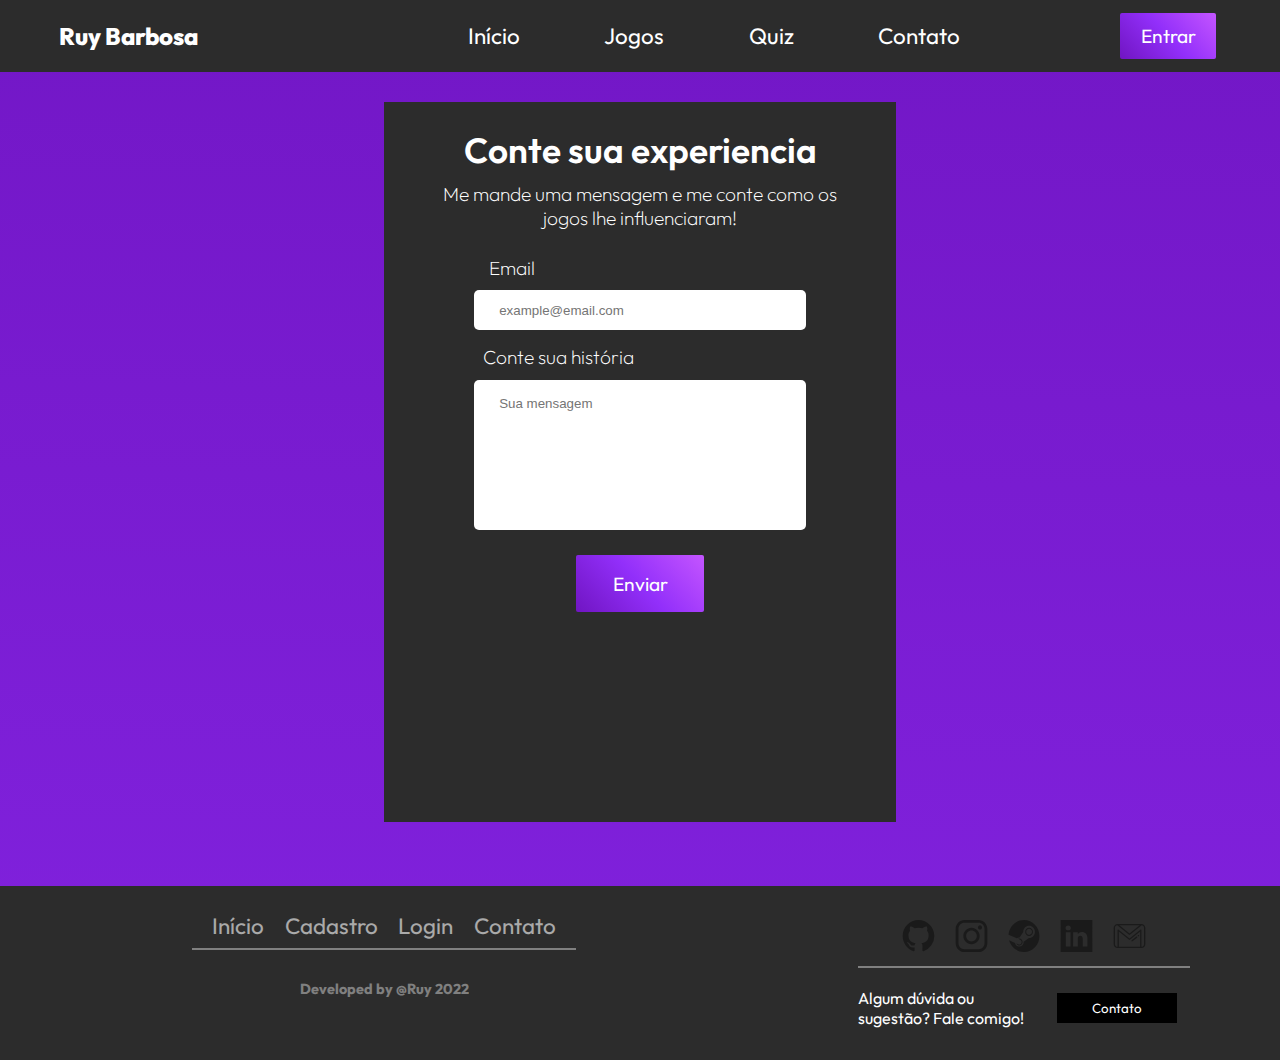
<file: contato.html>
<!DOCTYPE html>
<html lang="en">
<head>
    <meta charset="UTF-8">
    <meta http-equiv="X-UA-Compatible" content="IE=edge">
    <meta name="viewport" content="width=device-width, initial-scale=1.0">
    <title>contato</title>
    <link rel="stylesheet" href="styleContato.css">
    <link rel="shortcut icon" href="https://www.mobygames.com/images/covers/l/365534-worms-3-macintosh-front-cover.png">
</head>
<body>

       <!-- NavBar e video de banner -->
       <header>
        <nav>
            <div class="menu-content">
                <div class="icone">
                    <a href="index.html">Ruy Barbosa</a>
                </div>
                <ul class="menu-itens">
                    <li><a class="itens" href="index.html">Início</a></li>
                    <li><a class="itens" href="#Jogos">Jogos</a></li>
                    <li><a class="itens" href="#quiz">Quiz</a></li>
                    <li><a class="itens" href="./contato.html">Contato</a></li>
                </ul>
                <div class="cad-log">
                    <button onclick="Contato()" id="btn-ent">Entrar</button>
                </div>
            </div>
        </nav>
    </header>

    <main class="css-selector">
        <section>
            <div class="container-content-contato">
                <div class="content-contato">
                    <h3 class="title-contato">Conte sua experiencia</h3>
                    <p class="desc-contato">Me mande uma mensagem e me conte como os jogos lhe influenciaram!</p>
                    <span id="title-input-cont1">Email</span>
                    <input placeholder="example@email.com" type="email" id="email-cont" class="in_cont">
                    <span id="title-input-cont2">Conte sua história</span>
                    <input placeholder="Sua mensagem" type="text" id="txt-cont" class="in_cont">
                    <button id="enviar-cont">Enviar</button>
                </div>
            </div>
        </section>
    </main>
    
  
    <!-- footer -->
    <footer>
        <div class="container-footer">
            <div class="esquerda">
                <div class="itens-footer">
                    <a href="index.html">Início</a>
                    <a href="cadastro.html">Cadastro</a>
                    <a href="login.html">Login</a>
                    <a href="contato.html">Contato</a>
                </div>
                <div class="detalhe1"></div>
                <div class="assinatura">
                    <h3>Developed by @Ruy 2022</h3>
                </div>
            </div>
            <div class="direita">
                <div class="sociais">
                    <a href="https://github.com/RuyBarbosa22" target="_blank"><img src="./images/github.svg"></a>
                    <!--Git Hub-->
                    <a href="https://www.instagram.com/ysd.ruyy/" target="_blank"><img src="./images/instagram.svg"></a>
                    <!--Istagram-->
                    <a href="https://steamcommunity.com/id/MeneAkatsu/" target="_blank"><img
                            src="./images/steam.svg"></a>
                    <!--Steam-->
                    <a href="https://www.linkedin.com/in/ruy-barbosa-231aa1239/" target="_blank"><img
                            src="./images/linkedin.svg"></a>
                    <!--Linkedin-->
                    <a href="https://mail.google.com/mail/u/0/#inbox?compose=DmwnWsCcMvcDQrZxBgTPHdpszXvKgsLVtPPxLXwThqFLGjNvjGMvhpklMcXlclQBLnzXKtFCnxbv"
                        target="_blank"><img src="./images/gmail.svg"></a>
                    <!--Gmail-->
                </div>
                <div class="detalhe2"></div>
                <div class="container-contato">
                    <p id="desc-btn">Algum dúvida ou sugestão? Fale comigo!</p>
                    <button id="btn-footer">
                        Contato
                    </button>

                </div>
            </div>
        </div>
    </footer>

    <script src="Functions.js"></script>
</body>

</html>
</file>
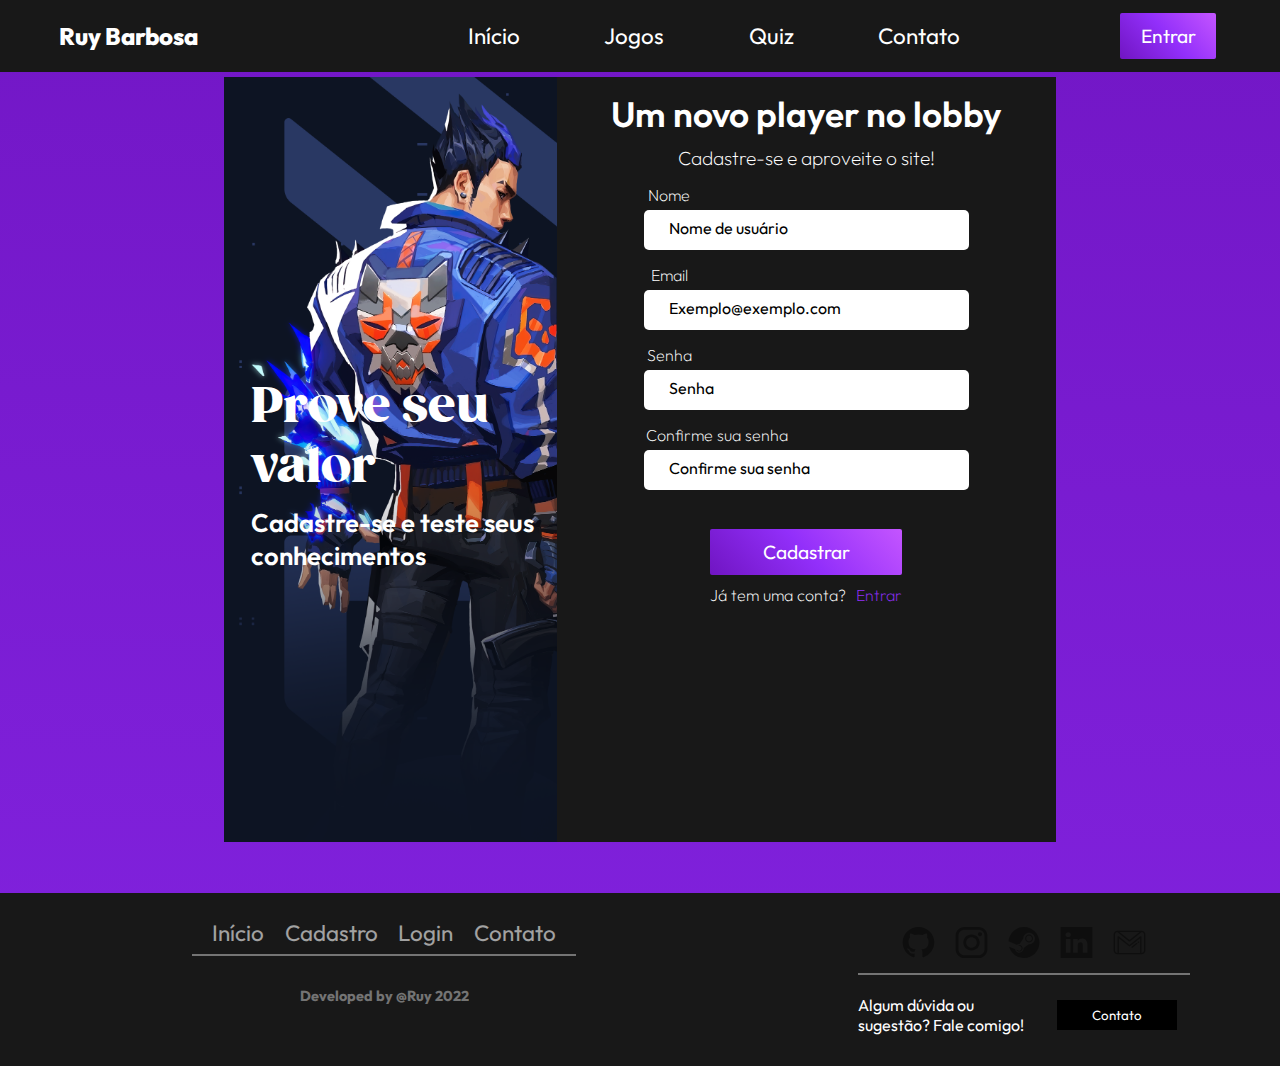
<file: public/cadastro.html>
<!DOCTYPE html>
<html lang="en">

<head>
    <meta charset="UTF-8">
    <meta http-equiv="X-UA-Compatible" content="IE=edge">
    <meta name="viewport" content="width=device-width, initial-scale=1.0">
    <title>Entre em sua conta</title>
    <link rel="stylesheet" href="../public/css/styleCad.css">
    <link rel="shortcut icon" href="../public/css/images/icon.jpg">
</head>

<body>

    <!-- NavBar e video de banner -->
    <header>
        <nav>
            <div class="menu-content">
                <div class="icone">
                    <a href="./index.html">Ruy Barbosa</a>
                </div>
                <ul class="menu-itens">
                    <li><a class="itens" href="./index.html">Início</a></li>
                    <li><a class="itens" href="./index.html">Jogos</a></li>
                    <li><a class="itens" href="./index.html">Quiz</a></li>
                    <li><a class="itens" href="./contato.html">Contato</a></li>
                </ul>
                <div class="cad-log">
                    <button onclick="Contato()" id="btn-ent">Entrar</button>
                </div>
            </div>
        </nav>
    </header>
    <main class="css-selector">

        <!-- Login -->
        <div class="alinhamento">
            <div class="container-cad">
                <div class="Cadleft">
                    <span id="title-cad">Prove seu <br> valor</span>
                    <span id="txt-cad">Cadastre-se e teste seus conhecimentos </span>
                </div>
                <div class="Cadright">
                    <h3>Um novo player no lobby</h3>
                    <p>Cadastre-se e aproveite o site!</p>

                    <span class="title-input">Nome</span>
                    <input autofocus placeholder="Nome de usuário" type="text" id="nome" class="input-cad">

                    <span class="title-input">Email</span>
                    <input placeholder="Exemplo@exemplo.com" type="email" id="email" class="input-cad">

                    <span class="title-input">Senha</span>
                    <input placeholder="Senha" type="password" id="senha" class="input-cad">

                    <span class="title-input-conf">Confirme sua senha</span>
                    <input placeholder="Confirme sua senha" type="password" id="conf-senha" class="input-cad">

                    <button class="btn-cad" onclick="Cadastro()">Cadastrar</button>

                    <div class="container-span">
                        <span>Já tem uma conta?</span><a href="./login.html">Entrar</a>
                    </div>
                </div>
            </div>
        </div>
        </div>
    </main>

    <!-- footer -->
    <footer>
        <div class="container-footer">
            <div class="esquerda">
                <div class="itens-footer">
                    <a href="./index.html">Início</a>
                    <a href="./cadastro.html">Cadastro</a>
                    <a href="./login.html">Login</a>
                    <a href="./contato.html">Contato</a>
                </div>
                <div class="detalhe1"></div>
                <div class="assinatura">
                    <h3>Developed by @Ruy 2022</h3>
                </div>
            </div>
            <div class="direita">
                <div class="sociais">
                    <a href="https://github.com/RuyBarbosa22" target="_blank"><img src="../public/css/images/github.svg"></a>
                    <!--Git Hub-->
                    <a href="https://www.instagram.com/ysd.ruyy/" target="_blank"><img src="../public/css/images/instagram.svg"></a>
                    <!--Istagram-->
                    <a href="https://steamcommunity.com/id/MeneAkatsu/" target="_blank"><img
                            src="../public/css/images/steam.svg"></a>
                    <!--Steam-->
                    <a href="https://www.linkedin.com/in/ruy-barbosa-231aa1239/" target="_blank"><img
                            src="../public/css/images/linkedin.svg"></a>
                    <!--Linkedin-->
                    <a href="https://mail.google.com/mail/u/0/#inbox?compose=DmwnWsCcMvcDQrZxBgTPHdpszXvKgsLVtPPxLXwThqFLGjNvjGMvhpklMcXlclQBLnzXKtFCnxbv"
                        target="_blank"><img src="../public/css/images/gmail.svg"></a>
                    <!--Gmail-->
                </div>
                <div class="detalhe2"></div>
                <div class="container-contato">
                    <p id="desc-btn">Algum dúvida ou sugestão? Fale comigo!</p>
                    <button id="btn-footer">
                        Contato
                    </button>

                </div>
            </div>
        </div>
    </footer>

    <script src="../src/Functions.js"></script>
</body>

</html>
</file>
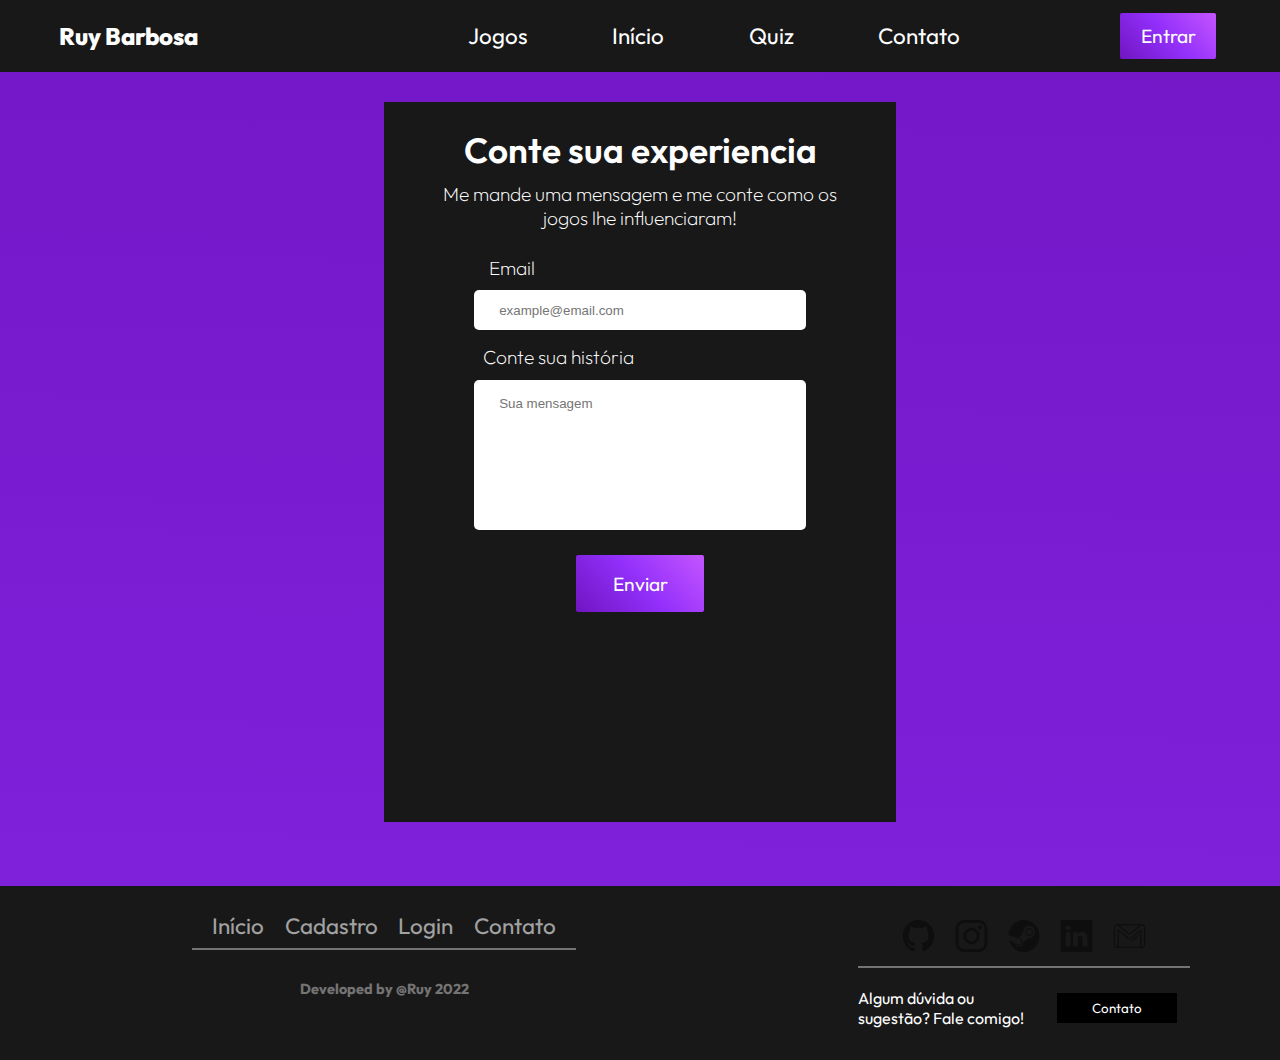
<file: public/contato.html>
<!DOCTYPE html>
<html lang="en">
<head>
    <meta charset="UTF-8">
    <meta http-equiv="X-UA-Compatible" content="IE=edge">
    <meta name="viewport" content="width=device-width, initial-scale=1.0">
    <title>contato</title>
    <link rel="stylesheet" href="./css/styleContato.css">
    <link rel="shortcut icon" href="https://www.mobygames.com/images/covers/l/365534-worms-3-macintosh-front-cover.png">
</head>
<body>

       <!-- NavBar e video de banner -->
       <header>
        <nav>
            <div class="menu-content">
                <div class="icone">
                    <a href="./index.html">Ruy Barbosa</a>
                </div>
                <ul class="menu-itens">
                    <li><a class="itens" href="./index.html">Jogos</a></li>
                    <li><a class="itens" href="./index.html">Início</a></li>
                    <li><a class="itens" href="./index.html">Quiz</a></li>
                    <li><a class="itens" href="./contato.html">Contato</a></li>
                </ul>
                <div class="cad-log">
                    <button onclick="Contato()" id="btn-ent">Entrar</button>
                </div>
            </div>
        </nav>
    </header>

    <main class="css-selector">
        <section>
            <div class="container-content-contato">
                <div class="content-contato">
                    <h3 class="title-contato">Conte sua experiencia</h3>
                    <p class="desc-contato">Me mande uma mensagem e me conte como os jogos lhe influenciaram!</p>
                    <span id="title-input-cont1">Email</span>
                    <input placeholder="example@email.com" type="email" id="email-cont" class="in_cont">
                    <span id="title-input-cont2">Conte sua história</span>
                    <input placeholder="Sua mensagem" type="text" id="txt-cont" class="in_cont">
                    <button id="enviar-cont">Enviar</button>
                </div>
            </div>
        </section>
    </main>
    
  
    <!-- footer -->
    <footer>
        <div class="container-footer">
            <div class="esquerda">
                <div class="itens-footer">
                    <a href="./index.html">Início</a>
                    <a href="./cadastro.html">Cadastro</a>
                    <a href="./login.html">Login</a>
                    <a href="./contato.html">Contato</a>
                </div>
                <div class="detalhe1"></div>
                <div class="assinatura">
                    <h3>Developed by @Ruy 2022</h3>
                </div>
            </div>
            <div class="direita">
                <div class="sociais">
                    <a href="https://github.com/RuyBarbosa22" target="_blank"><img src="../public/css/images/github.svg"></a>
                    <!--Git Hub-->
                    <a href="https://www.instagram.com/ysd.ruyy/" target="_blank"><img src="../public/css/images/instagram.svg"></a>
                    <!--Istagram-->
                    <a href="https://steamcommunity.com/id/MeneAkatsu/" target="_blank"><img
                            src="../public/css/images/steam.svg"></a>
                    <!--Steam-->
                    <a href="https://www.linkedin.com/in/ruy-barbosa-231aa1239/" target="_blank"><img
                            src="../public/css/images/linkedin.svg"></a>
                    <!--Linkedin-->
                    <a href="https://mail.google.com/mail/u/0/#inbox?compose=DmwnWsCcMvcDQrZxBgTPHdpszXvKgsLVtPPxLXwThqFLGjNvjGMvhpklMcXlclQBLnzXKtFCnxbv"
                        target="_blank"><img src="../public/css/images/gmail.svg"></a>
                    <!--Gmail-->
                </div>
                <div class="detalhe2"></div>
                <div class="container-contato">
                    <p id="desc-btn">Algum dúvida ou sugestão? Fale comigo!</p>
                    <button id="btn-footer">
                        Contato
                    </button>

                </div>
            </div>
        </div>
    </footer>

    <script src="../src/Functions.js"></script>
</body>

</html>
</file>
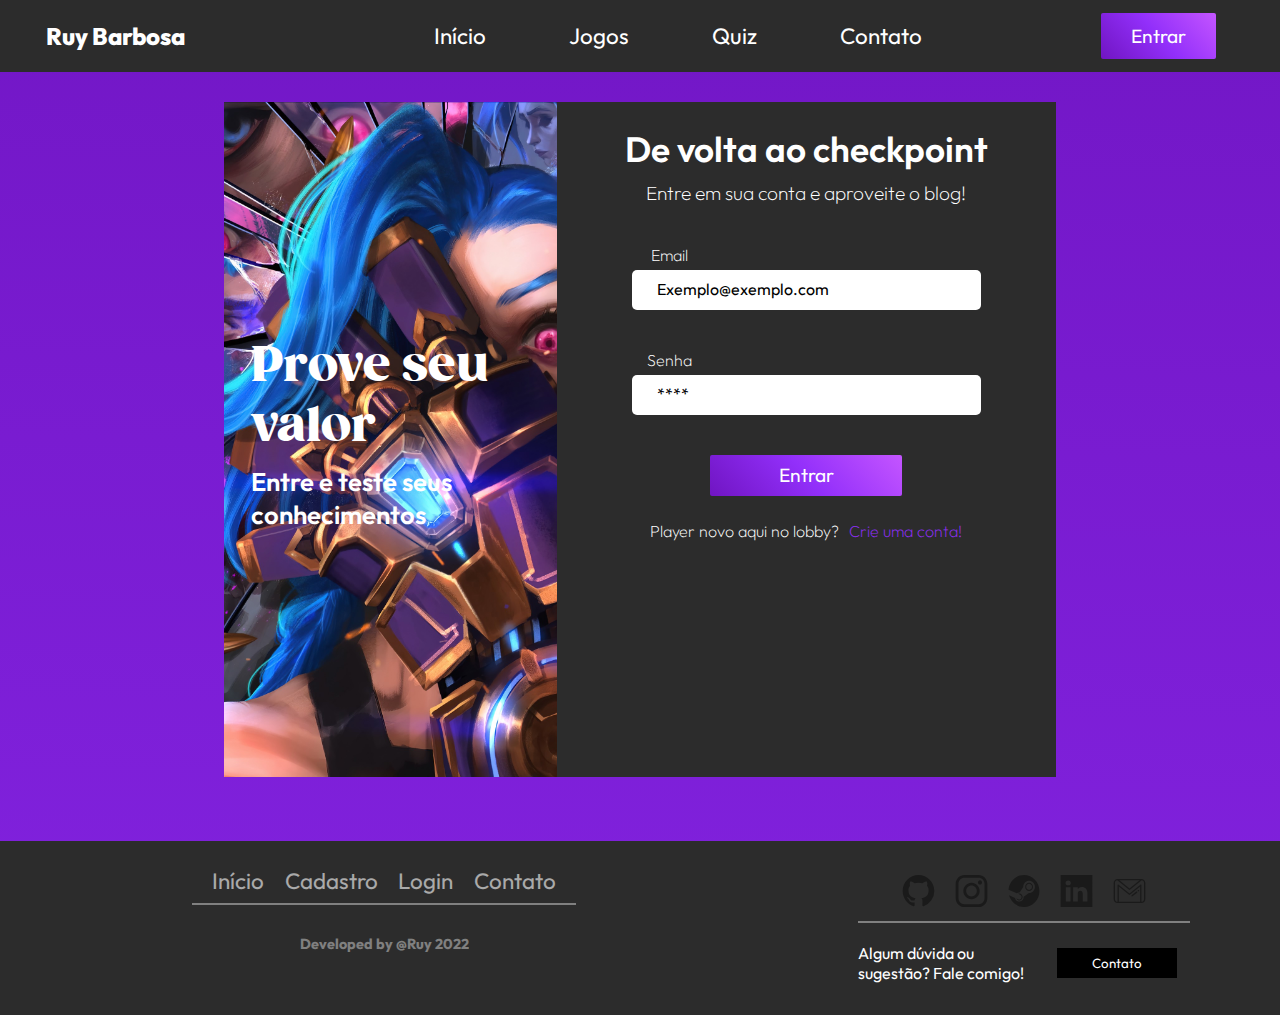
<file: public/login.html>
<!DOCTYPE html>
<html lang="en">

<head>
    <meta charset="UTF-8">
    <meta http-equiv="X-UA-Compatible" content="IE=edge">
    <meta name="viewport" content="width=device-width, initial-scale=1.0">
    <title>Entre em sua conta</title>
    <link rel="stylesheet" href="./css/styleLogin.css">
    <link rel="shortcut icon" href="./css/images/icon.jpg">
</head>

<body>

    <!-- NavBar e video de banner -->
    <header>
        <nav>
            <div class="menu-content">
                <div class="icone">
                    <a href="./index.html">Ruy Barbosa</a>
                </div>
                <ul class="menu-itens">
                    <li><a class="itens" href="./index.html">Início</a></li>
                    <li><a class="itens" href="./index.html">Jogos</a></li>
                    <li><a class="itens" href="./index.html">Quiz</a></li>
                    <li><a class="itens" href="./contato.html">Contato</a></li>
                </ul>
                <div class="cad-log">
                    <button onclick="Contato()" id="btn-ent">Entrar</button>
                </div>
            </div>
        </nav>
    </header>
    <main class="css-selector">

        <!-- Login -->
        <div class="alinhamento">
            <div class="container-login">
                <div class="logleft">
                    <span id="title-log">Prove seu <br> valor</span>
                    <span id="txt-log">Entre e teste seus conhecimentos </span>
                </div>
                <div class="logright">

                    <h3>De volta ao checkpoint</h3>
                    <p>Entre em sua conta e aproveite o blog!</p>

                    <span class="title-input">Email</span>
                    <input autofocus placeholder="Exemplo@exemplo.com" type="email" id="email" class="input-log">

                    <span class="title-input">Senha</span>
                    <input placeholder="****" type="password" id="senha" class="input-log">

                    <button class="btn-log" onclick="Login()">Entrar</button>

                    <div class="container-span">
                        <span>Player novo aqui no lobby?</span><a href="./cadastro.html">Crie uma conta!</a>
                    </div>

                </div>
            </div>
        </div>
    </main>

   
    <!-- footer -->
    <footer>
        <div class="container-footer">
            <div class="esquerda">
                <div class="itens-footer">
                    <a href="./index.html">Início</a>
                    <a href="./cadastro.html">Cadastro</a>
                    <a href="./login.html">Login</a>
                    <a href="./contato.html">Contato</a>
                </div>
                <div class="detalhe1"></div>
                <div class="assinatura">
                    <h3>Developed by @Ruy 2022</h3>
                </div>
            </div>
            <div class="direita">
                <div class="sociais">
                    <a href="https://github.com/RuyBarbosa22" target="_blank"><img src="../public/css/images/github.svg"></a>
                    <!--Git Hub-->
                    <a href="https://www.instagram.com/ysd.ruyy/" target="_blank"><img src="../public/css/images/instagram.svg"></a>
                    <!--Istagram-->
                    <a href="https://steamcommunity.com/id/MeneAkatsu/" target="_blank"><img
                            src="../public/css/images/steam.svg"></a>
                    <!--Steam-->
                    <a href="https://www.linkedin.com/in/ruy-barbosa-231aa1239/" target="_blank"><img
                            src="../public/css/images/linkedin.svg"></a>
                    <!--Linkedin-->
                    <a href="https://mail.google.com/mail/u/0/#inbox?compose=DmwnWsCcMvcDQrZxBgTPHdpszXvKgsLVtPPxLXwThqFLGjNvjGMvhpklMcXlclQBLnzXKtFCnxbv"
                        target="_blank"><img src="../public/css/images/gmail.svg"></a>
                    <!--Gmail-->
                </div>
                <div class="detalhe2"></div>
                <div class="container-contato">
                    <p id="desc-btn">Algum dúvida ou sugestão? Fale comigo!</p>
                    <button id="btn-footer">
                        Contato
                    </button>

                </div>
            </div>
        </div>
    </footer>

    <script src="../src/Functions.js"></script>
</body>

</html>
</file>
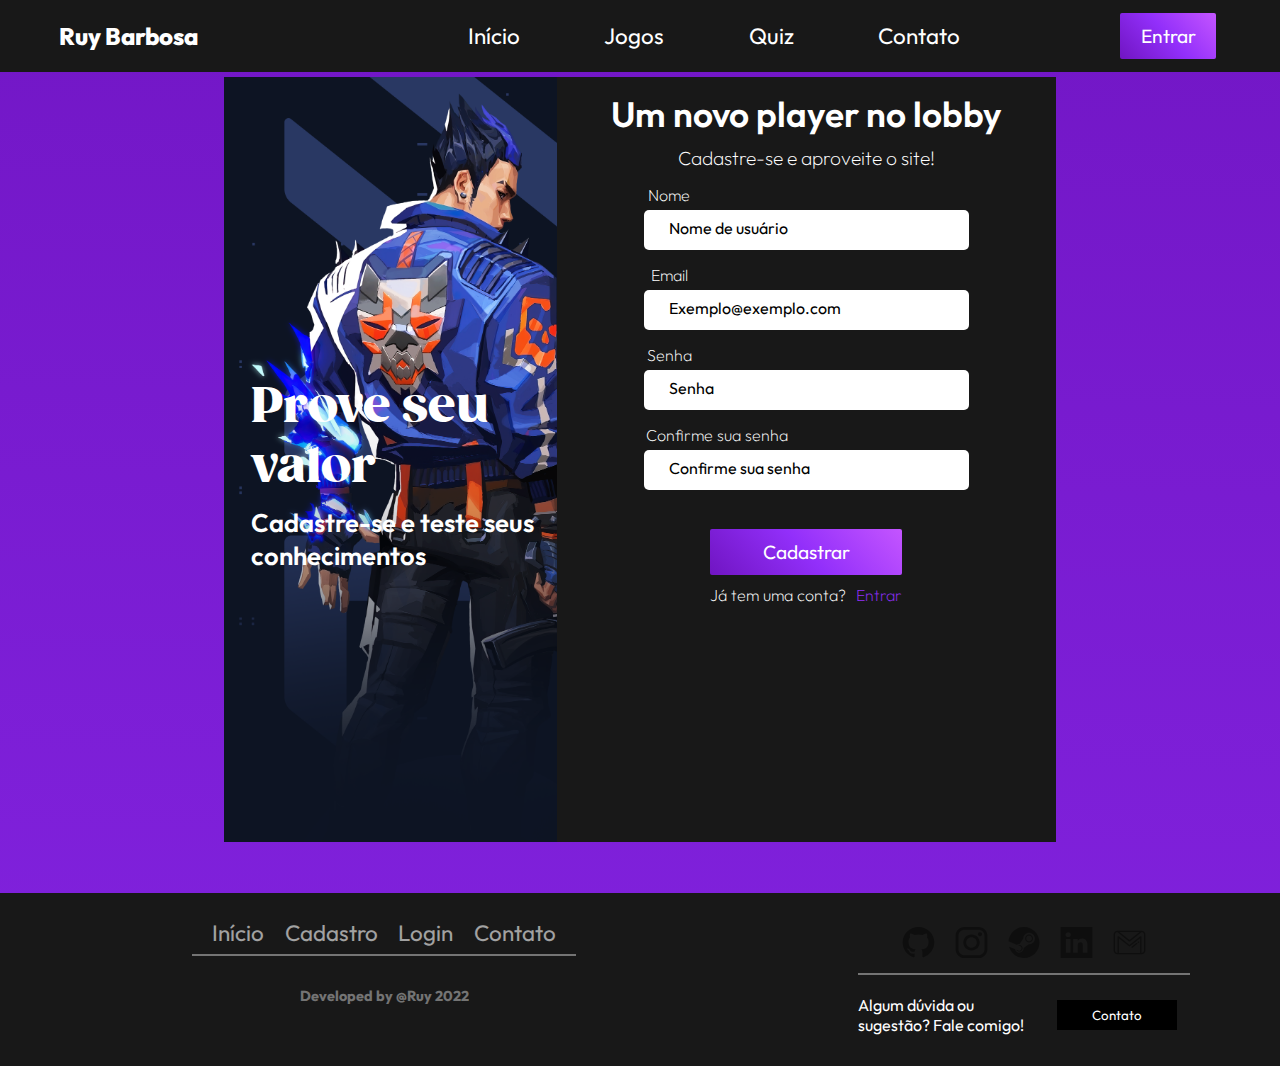
<file: site/public/cadastro.html>
<!DOCTYPE html>
<html lang="en">

<head>
    <meta charset="UTF-8">
    <meta http-equiv="X-UA-Compatible" content="IE=edge">
    <meta name="viewport" content="width=device-width, initial-scale=1.0">
    <title>Entre em sua conta</title>
    <link rel="stylesheet" href="./css/styleCad.css">
    <link rel="shortcut icon" href="./images/iconLol.png">
</head>

<body>

    <!-- NavBar e video de banner -->
    <header>
        <nav>
            <div class="menu-content">
                <div class="icone">
                    <a href="./index.html">Ruy Barbosa</a>
                </div>
                <ul class="menu-itens">
                    <li><a class="itens" href="./index.html">Início</a></li>
                    <li><a class="itens" href="./index.html">Jogos</a></li>
                    <li><a class="itens" href="./index.html">Quiz</a></li>
                    <li><a class="itens" href="./contato.html">Contato</a></li>
                </ul>
                <div class="cad-log">
                    <button onclick="Contato()" id="btn-ent">Entrar</button>
                </div>
            </div>
        </nav>
    </header>
    <main class="css-selector">

        <!-- Login -->
        <div class="alinhamento">
            <div class="container-cad">
                <div class="Cadleft">
                    <span id="title-cad">Prove seu <br> valor</span>
                    <span id="txt-cad">Cadastre-se e teste seus conhecimentos </span>
                </div>
                <div class="Cadright">
                    <h3>Um novo player no lobby</h3>
                    <p>Cadastre-se e aproveite o site!</p>

                    <span class="title-input">Nome</span>
                    <input autofocus placeholder="Nome de usuário" type="text" id="nome_input" class="input-cad">

                    <span class="title-input">Email</span>
                    <input placeholder="Exemplo@exemplo.com" type="email" id="email_input" class="input-cad">

                    <span class="title-input">Senha</span>
                    <input placeholder="Senha" type="password" id="senha_input" class="input-cad">

                    <span class="title-input-conf">Confirme sua senha</span>
                    <input placeholder="Confirme sua senha" type="password" id="confirmacao_senha_input"
                        class="input-cad">

                    <button class="btn-cad" onclick="cadastrar()">Cadastrar</button>

                    <div class="container-span">
                        <span>Já tem uma conta?</span><a href="./login.html">Entrar</a>
                    </div>
                </div>
            </div>
        </div>
        <div id="snackbar"></div>
    </main>

    <!-- footer -->
    <footer>
        <div class="container-footer">
            <div class="esquerda">
                <div class="itens-footer">
                    <a href="./index.html">Início</a>
                    <a href="./cadastro.html">Cadastro</a>
                    <a href="./login.html">Login</a>
                    <a href="./contato.html">Contato</a>
                </div>
                <div class="detalhe1"></div>
                <div class="assinatura">
                    <h3>Developed by @Ruy 2022</h3>
                </div>
            </div>
            <div class="direita">
                <div class="sociais">
                    <a href="https://github.com/RuyBarbosa22" target="_blank"><img
                            src="./images/github.svg"></a>
                    <!--Git Hub-->
                    <a href="https://www.instagram.com/ysd.ruyy/" target="_blank"><img
                            src="./images/instagram.svg"></a>
                    <!--Istagram-->
                    <a href="https://steamcommunity.com/id/MeneAkatsu/" target="_blank"><img
                            src="./images/steam.svg"></a>
                    <!--Steam-->
                    <a href="https://www.linkedin.com/in/ruy-barbosa-231aa1239/" target="_blank"><img
                            src="./images/linkedin.svg"></a>
                    <!--Linkedin-->
                    <a href="https://mail.google.com/mail/u/0/#inbox?compose=DmwnWsCcMvcDQrZxBgTPHdpszXvKgsLVtPPxLXwThqFLGjNvjGMvhpklMcXlclQBLnzXKtFCnxbv"
                        target="_blank"><img src="./images/gmail.svg"></a>
                    <!--Gmail-->
                </div>
                <div class="detalhe2"></div>
                <div class="container-contato">
                    <p id="desc-btn">Algum dúvida ou sugestão? Fale comigo!</p>
                    <button id="btn-footer">
                        Contato
                    </button>

                </div>
            </div>
        </div>
    </footer>

    <script src="./js/Functions.js"></script>
</body>
</html>
</file>
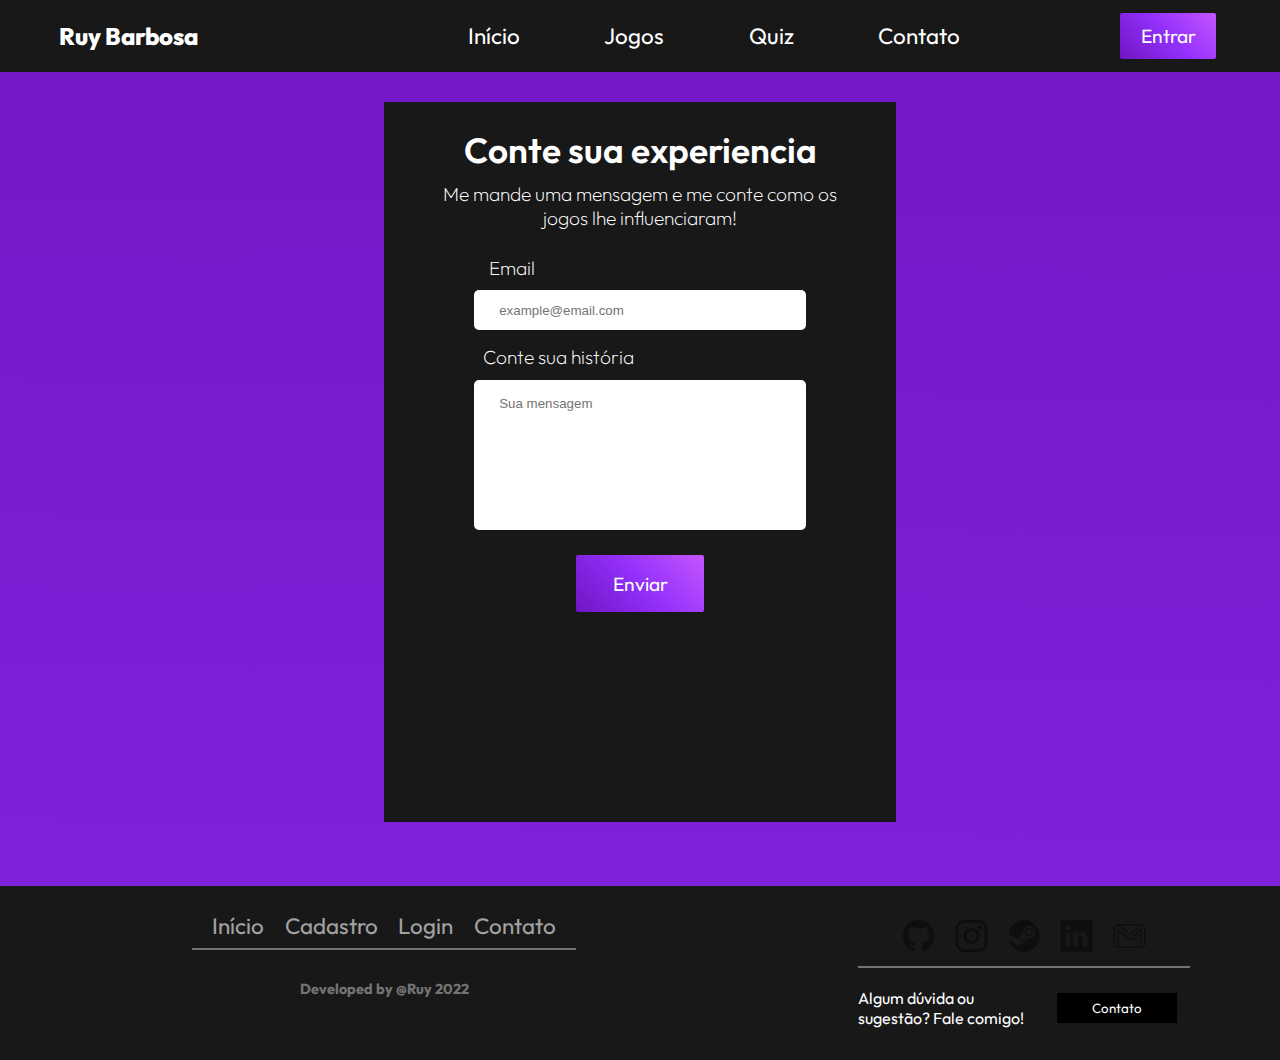
<file: site/public/contato.html>
<!DOCTYPE html>
<html lang="en">
<head>
    <meta charset="UTF-8">
    <meta http-equiv="X-UA-Compatible" content="IE=edge">
    <meta name="viewport" content="width=device-width, initial-scale=1.0">
    <title>contato</title>
    <link rel="stylesheet" href="./css/styleContato.css">
    <link rel="shortcut icon" href="https://www.mobygames.com/images/covers/l/365534-worms-3-macintosh-front-cover.png">
</head>
<body>

       <!-- NavBar e video de banner -->
       <header>
        <nav>
            <div class="menu-content">
                <div class="icone">
                    <a href="./index.html">Ruy Barbosa</a>
                </div>
                <ul class="menu-itens">
                    <li><a class="itens" href="./index.html">Início</a></li>
                    <li><a class="itens" href="./index.html">Jogos</a></li>
                    <li><a class="itens" href="./index.html">Quiz</a></li>
                    <li><a class="itens" href="./contato.html">Contato</a></li>
                </ul>
                <div class="cad-log">
                    <button onclick="Contato()" id="btn-ent">Entrar</button>
                </div>
            </div>
        </nav>
    </header>

    <main class="css-selector">
        <section>
            <div class="container-content-contato">
                <div class="content-contato">
                    <h3 class="title-contato">Conte sua experiencia</h3>
                    <p class="desc-contato">Me mande uma mensagem e me conte como os jogos lhe influenciaram!</p>
                    <span id="title-input-cont1">Email</span>
                    <input placeholder="example@email.com" type="email" id="email_cont" class="in_cont">
                    <span id="title-input-cont2">Conte sua história</span>
                    <input placeholder="Sua mensagem" type="text" id="txt_cont" class="in_cont">
                    <button onclick="enviarMensagem()" id="enviar_cont">Enviar</button>
                </div>
            </div>
            <div id="snackbar"></div>
        </section>
    </main>
    
  
    <!-- footer -->
    <footer>
        <div class="container-footer">
            <div class="esquerda">
                <div class="itens-footer">
                    <a href="./index.html">Início</a>
                    <a href="./cadastro.html">Cadastro</a>
                    <a href="./login.html">Login</a>
                    <a href="./contato.html">Contato</a>
                </div>
                <div class="detalhe1"></div>
                <div class="assinatura">
                    <h3>Developed by @Ruy 2022</h3>
                </div>
            </div>
            <div class="direita">
                <div class="sociais">
                    <a href="https://github.com/RuyBarbosa22" target="_blank"><img src="./images/github.svg"></a>
                    <!--Git Hub-->
                    <a href="https://www.instagram.com/ysd.ruyy/" target="_blank"><img src="./images/instagram.svg"></a>
                    <!--Istagram-->
                    <a href="https://steamcommunity.com/id/MeneAkatsu/" target="_blank"><img
                            src="./images/steam.svg"></a>
                    <!--Steam-->
                    <a href="https://www.linkedin.com/in/ruy-barbosa-231aa1239/" target="_blank"><img
                            src="./images/linkedin.svg"></a>
                    <!--Linkedin-->
                    <a href="https://mail.google.com/mail/u/0/#inbox?compose=DmwnWsCcMvcDQrZxBgTPHdpszXvKgsLVtPPxLXwThqFLGjNvjGMvhpklMcXlclQBLnzXKtFCnxbv"
                        target="_blank"><img src="./images/gmail.svg"></a>
                    <!--Gmail-->
                </div>
                <div class="detalhe2"></div>
                <div class="container-contato">
                    <p id="desc-btn">Algum dúvida ou sugestão? Fale comigo!</p>
                    <button id="btn-footer">
                        Contato
                    </button>

                </div>
            </div>
        </div>
    </footer>

    <script src="./js/Functions.js"></script>
</body>

</html>
</file>
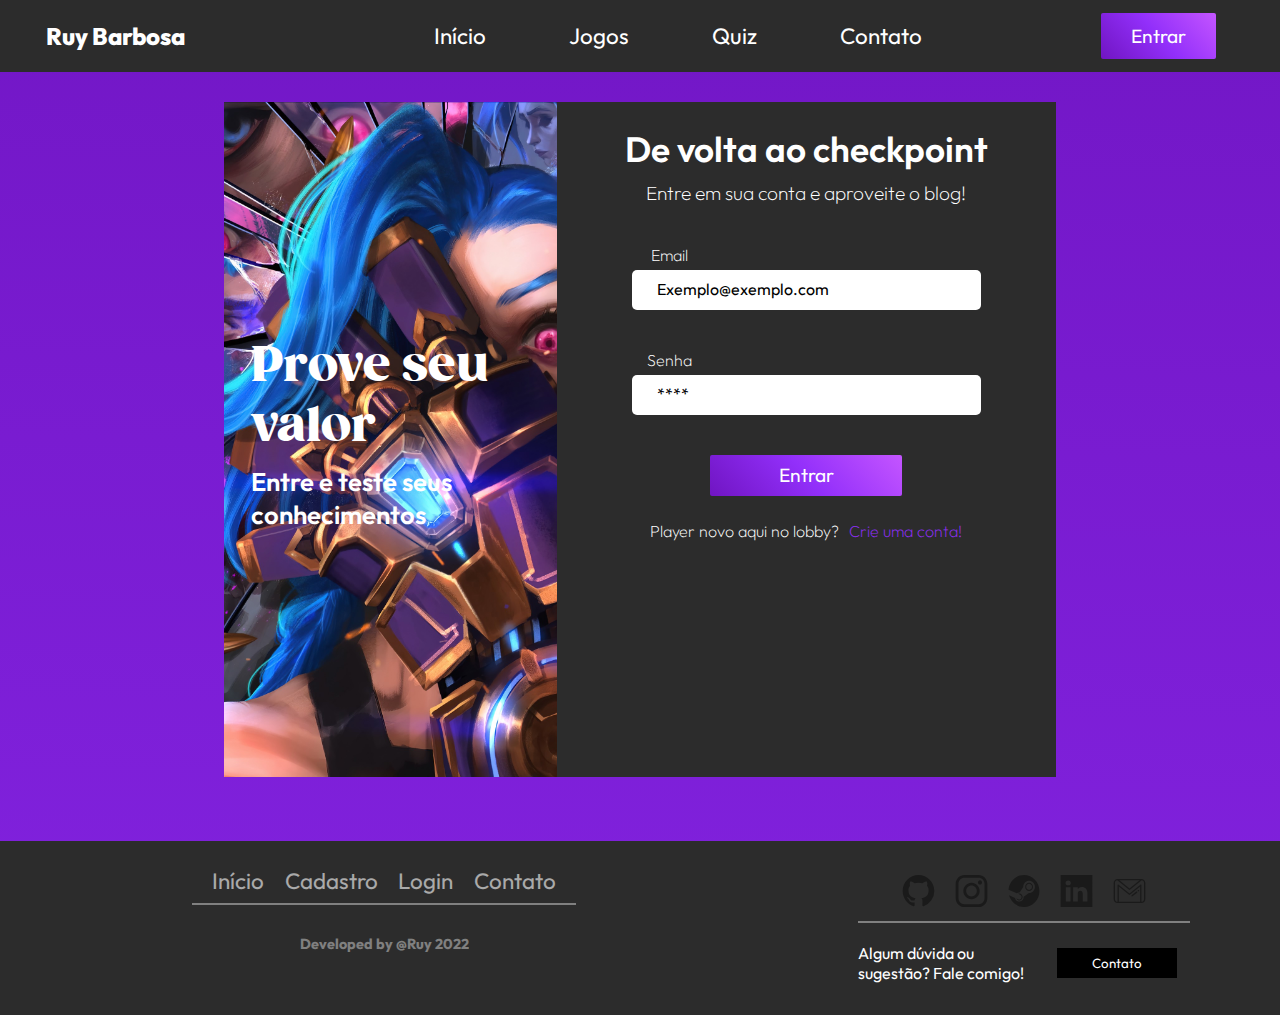
<file: site/public/login.html>
<!DOCTYPE html>
<html lang="en">

<head>
    <meta charset="UTF-8">
    <meta http-equiv="X-UA-Compatible" content="IE=edge">
    <meta name="viewport" content="width=device-width, initial-scale=1.0">
    <title>Entre em sua conta</title>
    <link rel="stylesheet" href="./css/styleLogin.css">
    <link rel="shortcut icon" href=".//images/icon.jpg">
</head>

<body>

    <!-- NavBar e video de banner -->
    <header>
        <nav>
            <div class="menu-content">
                <div class="icone">
                    <a href="./index.html">Ruy Barbosa</a>
                </div>
                <ul class="menu-itens">
                    <li><a class="itens" href="./index.html">Início</a></li>
                    <li><a class="itens" href="./index.html">Jogos</a></li>
                    <li><a class="itens" href="./index.html">Quiz</a></li>
                    <li><a class="itens" href="./contato.html">Contato</a></li>
                </ul>
                <div class="cad-log">
                    <button onclick="Contato()" id="btn-ent">Entrar</button>
                </div>
            </div>
        </nav>
    </header>
    <main class="css-selector">

        <!-- Login -->
        <div class="alinhamento">
            <div class="container-login">
                <div class="logleft">
                    <span id="title-log">Prove seu <br> valor</span>
                    <span id="txt-log">Entre e teste seus conhecimentos </span>
                </div>
                <div class="logright">

                    <h3>De volta ao checkpoint</h3>
                    <p>Entre em sua conta e aproveite o blog!</p>

                    <span class="title-input">Email</span>
                    <input autofocus placeholder="Exemplo@exemplo.com" type="email" id="email_input" class="input-log">

                    <span class="title-input">Senha</span>
                    <input placeholder="****" type="password" id="senha_input" class="input-log">

                    <button class="btn-log" onclick="entrar()">Entrar</button>

                    <div class="container-span">
                        <span>Player novo aqui no lobby?</span><a href="./cadastro.html">Crie uma conta!</a>
                    </div>

                </div>
            </div>
        </div>
        <div id="snackbar"></div>
    </main>

   
    <!-- footer -->
    <footer>
        <div class="container-footer">
            <div class="esquerda">
                <div class="itens-footer">
                    <a href="./index.html">Início</a>
                    <a href="./cadastro.html">Cadastro</a>
                    <a href="./login.html">Login</a>
                    <a href="./contato.html">Contato</a>
                </div>
                <div class="detalhe1"></div>
                <div class="assinatura">
                    <h3>Developed by @Ruy 2022</h3>
                </div>
            </div>
            <div class="direita">
                <div class="sociais">
                    <a href="https://github.com/RuyBarbosa22" target="_blank"><img src="./images/github.svg"></a>
                    <!--Git Hub-->
                    <a href="https://www.instagram.com/ysd.ruyy/" target="_blank"><img src="./images/instagram.svg"></a>
                    <!--Istagram-->
                    <a href="https://steamcommunity.com/id/MeneAkatsu/" target="_blank"><img
                            src="./images/steam.svg"></a>
                    <!--Steam-->
                    <a href="https://www.linkedin.com/in/ruy-barbosa-231aa1239/" target="_blank"><img
                            src="./images/linkedin.svg"></a>
                    <!--Linkedin-->
                    <a href="https://mail.google.com/mail/u/0/#inbox?compose=DmwnWsCcMvcDQrZxBgTPHdpszXvKgsLVtPPxLXwThqFLGjNvjGMvhpklMcXlclQBLnzXKtFCnxbv"
                        target="_blank"><img src="./images/gmail.svg"></a>
                    <!--Gmail-->
                </div>
                <div class="detalhe2"></div>
                <div class="container-contato">
                    <p id="desc-btn">Algum dúvida ou sugestão? Fale comigo!</p>
                    <button id="btn-footer">
                        Contato
                    </button>

                </div>
            </div>
        </div>
    </footer>

    <script src="./js/Functions.js"></script>
</body>

</html>
</file>
<file: styleContato.css>
@import url('https://fonts.googleapis.com/css2?family=Outfit:wght@100&display=swap');

@font-face {
    font-family: "Gazpacho";
    src: url(../projetoPessoal/font/Gazpacho\ Black.ttf)
}

* {
    padding: 0;
    margin: 0;
    vertical-align: baseline;
    list-style: none;
    border: 0;
    box-sizing: border-box;
}

/*usar fonte gazpacho para o titulo do site*/

header {
    position: fixed;
    top: 0;
    left: 0;
    width: 100%;
    display: flex;
    z-index: 100000;
}

.menu-content {
    display: flex;
    flex-direction: row;
    width: 100%;
    height: 8vh;

    background-color: #2c2c2c;
}

.sticky {
    background-color: #2c2c2c;
    height: 8vh;
    transition: .5s;
    box-shadow: rgba(0, 0, 0, .4) 0px 3px 3px;
}


.cad-log {
    width: 20vw;
    display: flex;
    align-items: center;
    justify-content: space-evenly;
    background-color: transparent;
    padding-right: 5%;
    gap: 10%;
}

.icone {
    width: 20vw;
    display: flex;
    align-items: center;
    flex-direction: column;
    justify-content: center;
}

.icone a {
    text-decoration: none;
    cursor: pointer;
    font-size: 1.5em;
    color: white;
    font-family: 'Outfit', sans-serif;
    font-weight: 800;
}

.menu-itens {
    width: 60vw;
    display: flex;
    flex-direction: row;
    align-items: center;
    justify-content: end;
    gap: 12%;
    padding-right: 5%;
    background-color: transparent;
}

.menu-itens a {
    text-decoration: none;
    font-size: 1.4em;
    font-weight: 400;
    color: white;
    font-family: 'Outfit', sans-serif;
}

#btn-ent {
    font-size: 1.2em;
    cursor: pointer;
    width: 12vw;
    height: 65%;
    border-radius: 2px;
    color: white;
    margin-left: 50%;
    font-family: 'Outfit', sans-serif;
    background: rgb(112, 21, 194);
    background: linear-gradient(48deg, rgba(112, 21, 194, 1) 0%, rgba(146, 47, 250, 1) 50%, rgba(196, 85, 255, 1) 100%);
}

/*gradiente de fundo*/
.css-selector {
    background: linear-gradient(181deg, #7015c2, #922ffa, #c455ff, #62a3e2);
    background-size: 800% 800%;

    -webkit-animation: gradiente 14s ease infinite;
    -moz-animation: gradiente 14s ease infinite;
    animation: gradiente 14s ease infinite;
}

@-webkit-keyframes gradiente {
    0% {
        background-position: 96% 0%
    }

    50% {
        background-position: 5% 100%
    }

    100% {
        background-position: 96% 0%
    }
}

@-moz-keyframes gradiente {
    0% {
        background-position: 96% 0%
    }

    50% {
        background-position: 5% 100%
    }

    100% {
        background-position: 96% 0%
    }
}

@keyframes gradiente {
    0% {
        background-position: 96% 0%
    }

    50% {
        background-position: 5% 100%
    }

    100% {
        background-position: 96% 0%
    }
}




/*Design Contato*/

a {
    text-decoration: none;
    color: white;
    font-family: 'Outfit', sans-serif;
}

.container-content-contato {
    display: flex;
    flex-direction: column;
    align-items: center;
    justify-content: center;
    padding-top: 8%;
    padding-bottom: 5%;
    width: 100%;
}

.content-contato {
    display: flex;
    flex-direction: column;
    align-items: center;
    width: 40%;
    height: 80vh;
    padding-bottom: 1%;
    background-color: #2c2c2c;
}

.title-contato {
    margin-top: 5%;
    font-size: 2.2em;
    font-family: 'Outfit', sans-serif;
    font-weight: 600;
    text-align: center;
    color: white;
}

.desc-contato {
    margin-top: 2%;
    font-size: 1.2em;
    font-family: 'Outfit', sans-serif;
    font-weight: 200;
    text-align: center;
    color: white;
    width: 80%;
}

#title-input-cont1 {
    margin-top: 5%;
    margin-right: 50%;
    margin-bottom: 2%;
    font-size: 1.2em;
    font-family: 'Outfit', sans-serif;
    font-weight: 200;
    text-align: left;
    color: white;   
}

#title-input-cont2 {
    margin-top: 3%;
    margin-right: 32%;
    margin-bottom: 2%;
    font-size: 1.2em;
    font-family: 'Outfit', sans-serif;
    font-weight: 200;
    text-align: left;
    color: white;   
}

#txt-cont {
    width: 65%;
    height: 150px;
    border-radius: 5px;
    padding-left: 5%;
    padding-bottom: 20%;
}

#email-cont {
    width: 65%;
    height: 40px;
    border-radius: 5px;
    padding-left: 5%;
}

#email-cont:focus {
    outline: none;
}

#txt-cont:focus {
    outline: none;
}

#enviar-cont {
    font-size: 1.2em;
    cursor: pointer;
    width: 10vw;
    height: 8%;
    margin-top: 5%;
    border-radius: 2px;
    color: white;
    font-family: 'Outfit', sans-serif;
    background: rgb(112, 21, 194);
    background: linear-gradient(48deg, rgba(112, 21, 194, 1) 0%, rgba(146, 47, 250, 1) 50%, rgba(196, 85, 255, 1) 100%);
}







/*footer*/

.container-footer {
    display: flex;
    flex-direction: row;
    align-items: center;
    bottom: 0;
    position: relative;
    background-color: #2c2c2c;
    padding-bottom: 1%;
    padding-top: 2%;
}

.esquerda {
    display: flex;
    flex-direction: column;
    width: 60%;
    height: 15vh;
    align-items: center;
}

.direita {
    display: flex;
    flex-direction: column;
    width: 40%;
    height: 100%;
    align-items: center;
}

.sociais {
    display: flex;
    flex-direction: row;
    align-items: center;
    justify-content: space-between;
    width: 50%;
    margin-bottom: 1%;
}

.sociais img {
    width: 3.5vw;
    height: 3.5vh;
    opacity: 0.4;
}

.itens-footer {
    width: 50%;
    display: flex;
    flex-direction: row;
    align-items: center;
    justify-content: space-evenly;
}

.itens-footer a {
    text-decoration: none;
    font-family: 'Outfit', sans-serif;
    color: white;
    opacity: 0.6;
    font-size: 1.4em;
    cursor: pointer;
}

.assinatura {
    font-family: 'Outfit', sans-serif;
    margin-top: 4%;
    margin-top: 4%
}

.assinatura h3 {
    font-size: 0.9em;
    color: white;
    opacity: 0.4;
    font-family: 'Outfit', sans-serif;
}

#btn-footer {
    background-color: black;
    color: white;
    width: 120px;
    height: 30px;
    font-family: 'Outfit', sans-serif;
    padding: 1.5%;
}

#desc-btn {
    font-size: 1em;
    color: white;
    width: 50%;
    text-align: left;
    font-family: 'Outfit', sans-serif;
}

.container-contato {
    display: flex;
    flex-direction: row;
    align-items: center;
    width: 65%;
    margin-top: 4%;
    margin-bottom: 2%;
    gap: 10%;
}

.detalhe1 {
    width: 50%;
    height: 2px;
    margin-top: 1%;
    opacity: 0.4;
    background-color: white;
}

.detalhe2 {
    width: 65%;
    height: 2px;
    margin-top: 1%;
    opacity: 0.4;
    background-color: white;
}
</file>
<file: public/css/styleCad.css>
@import url('https://fonts.googleapis.com/css2?family=Outfit:wght@100&display=swap');

@font-face {
    font-family: "Gazpacho";
    src: url(../css/fonts/Gazpacho\ Black.ttf);
}

* {
    padding: 0;
    margin: 0;
    vertical-align: baseline;
    list-style: none;
    border: 0;
    box-sizing: border-box;
}

/*usar fonte gazpacho para o titulo do site*/

header {
    position: fixed;
    top: 0;
    left: 0;
    width: 100%;
    display: flex;
    z-index: 100000;
}

.menu-content {
    display: flex;
    flex-direction: row;
    width: 100%;
    height: 8vh;

    background-color: #181818;
}

.sticky {
    background-color: #181818;
    height: 8vh;
    transition: .5s;
    box-shadow: rgba(0, 0, 0, .4) 0px 3px 3px;
}


.cad-log {
    width: 20vw;
    display: flex;
    align-items: center;
    justify-content: space-evenly;
    background-color: transparent;
    padding-right: 5%;
    gap: 10%;
}

.icone {
    width: 20vw;
    display: flex;
    align-items: center;
    flex-direction: column;
    justify-content: center;
}

.icone a {
    text-decoration: none;
    cursor: pointer;
    font-size: 1.5em;
    color: white;
    font-family: 'Outfit', sans-serif;
    font-weight: 800;
}

.menu-itens {
    width: 60vw;
    display: flex;
    flex-direction: row;
    align-items: center;
    justify-content: end;
    gap: 12%;
    padding-right: 5%;
    background-color: transparent;
}

.menu-itens a {
    text-decoration: none;
    font-size: 1.4em;
    font-weight: 400;
    color: white;
    font-family: 'Outfit', sans-serif;
}

#btn-ent {
    font-size: 1.2em;
    cursor: pointer;
    width: 12vw;
    height: 65%;
    border-radius: 2px;
    color: white;
    margin-left: 50%;
    font-family: 'Outfit', sans-serif;
    background: rgb(112, 21, 194);
    background: linear-gradient(48deg, rgba(112, 21, 194, 1) 0%, rgba(146, 47, 250, 1) 50%, rgba(196, 85, 255, 1) 100%);
}

/*gradiente de fundo*/
.css-selector {
    background: linear-gradient(181deg, #7015c2, #922ffa, #c455ff, #62a3e2);
    background-size: 800% 800%;

    -webkit-animation: gradiente 14s ease infinite;
    -moz-animation: gradiente 14s ease infinite;
    animation: gradiente 14s ease infinite;
}

@-webkit-keyframes gradiente {
    0% {
        background-position: 96% 0%
    }

    50% {
        background-position: 5% 100%
    }

    100% {
        background-position: 96% 0%
    }
}

@-moz-keyframes gradiente {
    0% {
        background-position: 96% 0%
    }

    50% {
        background-position: 5% 100%
    }

    100% {
        background-position: 96% 0%
    }
}

@keyframes gradiente {
    0% {
        background-position: 96% 0%
    }

    50% {
        background-position: 5% 100%
    }

    100% {
        background-position: 96% 0%
    }
}

/*Design Cadastro*/

.alinhamento {
    display: flex;
    flex-direction: column;
    align-items: center;
    padding-bottom: 4%;
    padding-top: 6%;
}

.container-cad {
    width: 65%;
    height: 85vh;
    display: flex;
    flex-direction: row;
}

/* design da parte esqueda do cadastro */

.Cadleft {
    width: 40%;
    height: 100%;
    display: flex;
    align-items: left;
    flex-direction: column;
    background: url(./images/backCad.png);
    background-size: cover;
}

#title-cad {
    color: white;
    font-family: 'Gazpacho';
    font-weight: 800;
    font-size: 3em;
    margin-top: 90%;
    margin-left: 8%;
    align-items: left;
}

#txt-cad {
    color: white;
    font-family: 'Outfit', sans-serif;
    font-size: 1.6em;
    font-weight: 600;
    align-items: left;
    margin-left: 8%;
    margin-top: 3%;
}

.Cadright {
    width: 60%;
    height: 100%;
    background-color: #181818;
    display: flex;
    flex-direction: column;
    align-items: center;
}

.Cadright h3 {
    margin-top: 3%;
    font-size: 2.2em;
    font-family: 'Outfit', sans-serif;
    font-weight: 600;
    text-align: center;
    color: white;
}

.Cadright p {
    margin-top: 2%;
    font-size: 1.2em;
    font-family: 'Outfit', sans-serif;
    font-weight: 200;
    text-align: center;
    color: white;
}


.input-cad {
    width: 65%;
    height: 40px;
    border-radius: 5px;
    padding-left: 5%;
}

.input-cad:focus {
    outline: none;
}

.input-cad::placeholder {
    font-size: 1.2em;
    font-family: 'Outfit', sans-serif;
    font-weight: 400;
    text-align: left;
    color: black;
    opacity: 1;
}

.title-input {
    margin-top: 3%;
    margin-bottom: 1%;
    font-size: 1em;
    font-family: 'Outfit', bold;
    font-weight: 200;
    text-align: left;
    color: white;
    text-align: left;
    margin-right: 55%;
}

.title-input-conf {
    margin-top: 3%;
    margin-bottom: 1%;
    font-size: 1em;
    font-family: 'Outfit', bold;
    font-weight: 200;
    text-align: left;
    color: white;
    text-align: left;
    margin-right: 36%;
}

.btn-cad {
    font-size: 1.2em;
    cursor: pointer;
    width: 15vw;
    margin-top: 8%;
    height: 6%;
    border-radius: 2px;
    color: white;
    font-family: 'Outfit', sans-serif;
    background: rgb(112, 21, 194);
    background: linear-gradient(48deg, rgba(112, 21, 194, 1) 0%, rgba(146, 47, 250, 1) 50%, rgba(196, 85, 255, 1) 100%);
}

.container-span {
    width: 100%;
    margin-top: 2%;
    display: flex;
    flex-direction: row;
    justify-content: center;
    gap: 2%;
}

.container-span span {
    font-size: 1em;
    font-family: 'Outfit', bold;
    font-weight: 200;
    text-align: left;
    color: white;
  }
  
  .container-span a {
    text-decoration: none;
    font-size: 1em;
    font-family: 'Outfit', bold;
    font-weight: 200;
    text-align: left;
    color: rgba(146, 47, 250, 1);
  }
  
  
  


/*footer*/

.container-footer {
    display: flex;
    flex-direction: row;
    align-items: center;
    bottom: 0;
    position: relative;
    background-color: #181818;
    padding-bottom: 1%;
    padding-top: 2%;
}

.esquerda {
    display: flex;
    flex-direction: column;
    width: 60%;
    height: 15vh;
    align-items: center;
}

.direita {
    display: flex;
    flex-direction: column;
    width: 40%;
    height: 100%;
    align-items: center;
}

.sociais {
    display: flex;
    flex-direction: row;
    align-items: center;
    justify-content: space-between;
    width: 50%;
    margin-bottom: 1%;
}

.sociais img {
    width: 3.5vw;
    height: 3.5vh;
    opacity: 0.4;
}

.itens-footer {
    width: 50%;
    display: flex;
    flex-direction: row;
    align-items: center;
    justify-content: space-evenly;
}

.itens-footer a {
    text-decoration: none;
    font-family: 'Outfit', sans-serif;
    color: white;
    opacity: 0.6;
    font-size: 1.4em;
    cursor: pointer;
}

.assinatura {
    font-family: 'Outfit', sans-serif;
    margin-top: 4%;
    margin-top: 4%
}

.assinatura h3 {
    font-size: 0.9em;
    color: white;
    opacity: 0.4;
    font-family: 'Outfit', sans-serif;
}

#btn-footer {
    background-color: black;
    color: white;
    width: 120px;
    height: 30px;
    font-family: 'Outfit', sans-serif;
    padding: 1.5%;
}

#desc-btn {
    font-size: 1em;
    color: white;
    width: 50%;
    text-align: left;
    font-family: 'Outfit', sans-serif;
}

.container-contato {
    display: flex;
    flex-direction: row;
    align-items: center;
    width: 65%;
    margin-top: 4%;
    margin-bottom: 2%;
    gap: 10%;
}

.detalhe1 {
    width: 50%;
    height: 2px;
    margin-top: 1%;
    opacity: 0.4;
    background-color: white;
}

.detalhe2 {
    width: 65%;
    height: 2px;
    margin-top: 1%;
    opacity: 0.4;
    background-color: white;
}
</file>
<file: public/css/styleContato.css>
@import url('https://fonts.googleapis.com/css2?family=Outfit:wght@100&display=swap');

@font-face {
    font-family: "Gazpacho";
    src: url(../css/fonts/Gazpacho\ Black.ttf);
}

* {
    padding: 0;
    margin: 0;
    vertical-align: baseline;
    list-style: none;
    border: 0;
    box-sizing: border-box;
}

/*usar fonte gazpacho para o titulo do site*/

header {
    position: fixed;
    top: 0;
    left: 0;
    width: 100%;
    display: flex;
    z-index: 100000;
}

.menu-content {
    display: flex;
    flex-direction: row;
    width: 100%;
    height: 8vh;

    background-color: #181818;
}

.sticky {
    background-color: #181818;
    height: 8vh;
    transition: .5s;
    box-shadow: rgba(0, 0, 0, .4) 0px 3px 3px;
}


.cad-log {
    width: 20vw;
    display: flex;
    align-items: center;
    justify-content: space-evenly;
    background-color: transparent;
    padding-right: 5%;
    gap: 10%;
}

.icone {
    width: 20vw;
    display: flex;
    align-items: center;
    flex-direction: column;
    justify-content: center;
}

.icone a {
    text-decoration: none;
    cursor: pointer;
    font-size: 1.5em;
    color: white;
    font-family: 'Outfit', sans-serif;
    font-weight: 800;
}

.menu-itens {
    width: 60vw;
    display: flex;
    flex-direction: row;
    align-items: center;
    justify-content: end;
    gap: 12%;
    padding-right: 5%;
    background-color: transparent;
}

.menu-itens a {
    text-decoration: none;
    font-size: 1.4em;
    font-weight: 400;
    color: white;
    font-family: 'Outfit', sans-serif;
}

#btn-ent {
    font-size: 1.2em;
    cursor: pointer;
    width: 12vw;
    height: 65%;
    border-radius: 2px;
    color: white;
    margin-left: 50%;
    font-family: 'Outfit', sans-serif;
    background: rgb(112, 21, 194);
    background: linear-gradient(48deg, rgba(112, 21, 194, 1) 0%, rgba(146, 47, 250, 1) 50%, rgba(196, 85, 255, 1) 100%);
}

/*gradiente de fundo*/
.css-selector {
    background: linear-gradient(181deg, #7015c2, #922ffa, #c455ff, #62a3e2);
    background-size: 800% 800%;

    -webkit-animation: gradiente 14s ease infinite;
    -moz-animation: gradiente 14s ease infinite;
    animation: gradiente 14s ease infinite;
}

@-webkit-keyframes gradiente {
    0% {
        background-position: 96% 0%
    }

    50% {
        background-position: 5% 100%
    }

    100% {
        background-position: 96% 0%
    }
}

@-moz-keyframes gradiente {
    0% {
        background-position: 96% 0%
    }

    50% {
        background-position: 5% 100%
    }

    100% {
        background-position: 96% 0%
    }
}

@keyframes gradiente {
    0% {
        background-position: 96% 0%
    }

    50% {
        background-position: 5% 100%
    }

    100% {
        background-position: 96% 0%
    }
}




/*Design Contato*/

a {
    text-decoration: none;
    color: white;
    font-family: 'Outfit', sans-serif;
}

.container-content-contato {
    display: flex;
    flex-direction: column;
    align-items: center;
    justify-content: center;
    padding-top: 8%;
    padding-bottom: 5%;
    width: 100%;
}

.content-contato {
    display: flex;
    flex-direction: column;
    align-items: center;
    width: 40%;
    height: 80vh;
    padding-bottom: 1%;
    background-color: #181818;
}

.title-contato {
    margin-top: 5%;
    font-size: 2.2em;
    font-family: 'Outfit', sans-serif;
    font-weight: 600;
    text-align: center;
    color: white;
}

.desc-contato {
    margin-top: 2%;
    font-size: 1.2em;
    font-family: 'Outfit', sans-serif;
    font-weight: 200;
    text-align: center;
    color: white;
    width: 80%;
}

#title-input-cont1 {
    margin-top: 5%;
    margin-right: 50%;
    margin-bottom: 2%;
    font-size: 1.2em;
    font-family: 'Outfit', sans-serif;
    font-weight: 200;
    text-align: left;
    color: white;   
}

#title-input-cont2 {
    margin-top: 3%;
    margin-right: 32%;
    margin-bottom: 2%;
    font-size: 1.2em;
    font-family: 'Outfit', sans-serif;
    font-weight: 200;
    text-align: left;
    color: white;   
}

#txt-cont {
    width: 65%;
    height: 150px;
    border-radius: 5px;
    padding-left: 5%;
    padding-bottom: 20%;
}

#email-cont {
    width: 65%;
    height: 40px;
    border-radius: 5px;
    padding-left: 5%;
}

#email-cont:focus {
    outline: none;
}

#txt-cont:focus {
    outline: none;
}

#enviar-cont {
    font-size: 1.2em;
    cursor: pointer;
    width: 10vw;
    height: 8%;
    margin-top: 5%;
    border-radius: 2px;
    color: white;
    font-family: 'Outfit', sans-serif;
    background: rgb(112, 21, 194);
    background: linear-gradient(48deg, rgba(112, 21, 194, 1) 0%, rgba(146, 47, 250, 1) 50%, rgba(196, 85, 255, 1) 100%);
}







/*footer*/

.container-footer {
    display: flex;
    flex-direction: row;
    align-items: center;
    bottom: 0;
    position: relative;
    background-color: #181818;
    padding-bottom: 1%;
    padding-top: 2%;
}

.esquerda {
    display: flex;
    flex-direction: column;
    width: 60%;
    height: 15vh;
    align-items: center;
}

.direita {
    display: flex;
    flex-direction: column;
    width: 40%;
    height: 100%;
    align-items: center;
}

.sociais {
    display: flex;
    flex-direction: row;
    align-items: center;
    justify-content: space-between;
    width: 50%;
    margin-bottom: 1%;
}

.sociais img {
    width: 3.5vw;
    height: 3.5vh;
    opacity: 0.4;
}

.itens-footer {
    width: 50%;
    display: flex;
    flex-direction: row;
    align-items: center;
    justify-content: space-evenly;
}

.itens-footer a {
    text-decoration: none;
    font-family: 'Outfit', sans-serif;
    color: white;
    opacity: 0.6;
    font-size: 1.4em;
    cursor: pointer;
}

.assinatura {
    font-family: 'Outfit', sans-serif;
    margin-top: 4%;
    margin-top: 4%
}

.assinatura h3 {
    font-size: 0.9em;
    color: white;
    opacity: 0.4;
    font-family: 'Outfit', sans-serif;
}

#btn-footer {
    background-color: black;
    color: white;
    width: 120px;
    height: 30px;
    font-family: 'Outfit', sans-serif;
    padding: 1.5%;
}

#desc-btn {
    font-size: 1em;
    color: white;
    width: 50%;
    text-align: left;
    font-family: 'Outfit', sans-serif;
}

.container-contato {
    display: flex;
    flex-direction: row;
    align-items: center;
    width: 65%;
    margin-top: 4%;
    margin-bottom: 2%;
    gap: 10%;
}

.detalhe1 {
    width: 50%;
    height: 2px;
    margin-top: 1%;
    opacity: 0.4;
    background-color: white;
}

.detalhe2 {
    width: 65%;
    height: 2px;
    margin-top: 1%;
    opacity: 0.4;
    background-color: white;
}
</file>
<file: public/css/styleLogin.css>
@import url('https://fonts.googleapis.com/css2?family=Outfit:wght@100&display=swap');

@font-face {
  font-family: "Gazpacho";
  src: url(../css/fonts/Gazpacho\ Black.ttf);
}

* {
  padding: 0;
  margin: 0;
  vertical-align: baseline;
  list-style: none;
  border: 0
}

/*usar fonte gazpacho para o titulo do site*/

header {
  position: fixed;
  top: 0;
  left: 0;
  width: 100%;
  display: flex;
  z-index: 100000;
}

.menu-content {
  display: flex;
  flex-direction: row;
  width: 100%;
  height: 8vh;

  background-color: #2c2c2c;
}

.sticky {
  background-color: #2c2c2c;
  height: 8vh;
  transition: .5s;
  box-shadow: rgba(0, 0, 0, .4) 0px 3px 3px;
}


.cad-log {
  width: 20vw;
  display: flex;
  align-items: center;
  justify-content: space-evenly;
  background-color: transparent;
  padding-right: 5%;
  gap: 10%;
}

.icone {
  width: 20vw;
  display: flex;
  align-items: center;
  flex-direction: column;
  justify-content: center;
}

.icone a {
  text-decoration: none;
  cursor: pointer;
  font-size: 1.5em;
  color: white;
  font-family: 'Outfit', sans-serif;
  font-weight: 800;
}

.menu-itens {
  width: 60vw;
  display: flex;
  flex-direction: row;
  align-items: center;
  justify-content: end;
  gap: 12%;
  padding-right: 5%;
  background-color: transparent;
}

.menu-itens a {
  text-decoration: none;
  font-size: 1.4em;
  font-weight: 400;
  color: white;
  font-family: 'Outfit', sans-serif;
}

#btn-ent {
  font-size: 1.2em;
  cursor: pointer;
  width: 12vw;
  height: 65%;
  border-radius: 2px;
  color: white;
  margin-left: 50%;
  font-family: 'Outfit', sans-serif;
  background: rgb(112, 21, 194);
  background: linear-gradient(48deg, rgba(112, 21, 194, 1) 0%, rgba(146, 47, 250, 1) 50%, rgba(196, 85, 255, 1) 100%);
}

/*gradiente de fundo*/
.css-selector {
  background: linear-gradient(181deg, #7015c2, #922ffa, #c455ff, #62a3e2);
  background-size: 800% 800%;

  -webkit-animation: gradiente 14s ease infinite;
  -moz-animation: gradiente 14s ease infinite;
  animation: gradiente 14s ease infinite;
}

@-webkit-keyframes gradiente {
  0% {
    background-position: 96% 0%
  }

  50% {
    background-position: 5% 100%
  }

  100% {
    background-position: 96% 0%
  }
}

@-moz-keyframes gradiente {
  0% {
    background-position: 96% 0%
  }

  50% {
    background-position: 5% 100%
  }

  100% {
    background-position: 96% 0%
  }
}

@keyframes gradiente {
  0% {
    background-position: 96% 0%
  }

  50% {
    background-position: 5% 100%
  }

  100% {
    background-position: 96% 0%
  }
}

/*design Login*/

.alinhamento {
  display: flex;
  flex-direction: column;
  align-items: center;
  padding-bottom: 5%;
  padding-top: 8%;
}

.container-login {
  width: 65%;
  height: 75vh;
  display: flex;
  flex-direction: row;
}

/*design esqueda do Login*/

.logleft {
  width: 40%;
  height: 100%;
  display: flex;
  background: url(./images/backLogin.jpg);
  background-size: cover;
  flex-direction: column;
  align-items: left;
}

#title-log {
  color: white;
  font-family: 'Gazpacho';
  font-weight: 800;
  font-size: 3em;
  margin-top: 70%;
  margin-left: 8%;
  align-items: left;
}

#txt-log {
  color: white;
  font-family: 'Outfit', sans-serif;
  font-size: 1.6em;
  font-weight: 600;
  align-items: left;
  margin-left: 8%;
  margin-top: 3%;
}

/*design direita do Login*/

.logright {
  width: 60%;
  height: 100%;
  background-color: #2c2c2c;
  display: flex;
  flex-direction: column;
  align-items: center;
}

.logright h3 {
  margin-top: 5%;
  font-size: 2.2em;
  font-family: 'Outfit', sans-serif;
  font-weight: 600;
  text-align: center;
  color: white;
}

.logright p {
  margin-top: 2%;
  font-size: 1.2em;
  font-family: 'Outfit', sans-serif;
  font-weight: 200;
  text-align: center;
  color: white;
}

.input-log {
  width: 65%;
  height: 40px;
  border-radius: 5px;
  padding-left: 5%;
}

.input-log:focus {
  outline: none;
}

.input-log::placeholder {
  font-size: 1.2em;
  font-family: 'Outfit', sans-serif;
  font-weight: 400;
  text-align: left;
  color: black;
  opacity: 1;
}

.title-input {
  margin-top: 8%;
  margin-bottom: 1%;
  font-size: 1em;
  font-family: 'Outfit', bold;
  font-weight: 200;
  text-align: left;
  color: white;
  text-align: left;
  margin-right: 55%;
}

.btn-log {
  font-size: 1.2em;
  cursor: pointer;
  width: 15vw;
  margin-top: 8%;
  height: 6%;
  border-radius: 2px;
  color: white;
  font-family: 'Outfit', sans-serif;
  background: rgb(112, 21, 194);
  background: linear-gradient(48deg, rgba(112, 21, 194, 1) 0%, rgba(146, 47, 250, 1) 50%, rgba(196, 85, 255, 1) 100%);
}

.container-span {
  width: 100%;
  margin-top: 5%;
  display: flex;
  flex-direction: row;
  justify-content: center;
  gap: 2%;
}

.container-span span {
  font-size: 1em;
  font-family: 'Outfit', bold;
  font-weight: 200;
  text-align: left;
  color: white;
}

.container-span a {
  text-decoration: none;
  font-size: 1em;
  font-family: 'Outfit', bold;
  font-weight: 200;
  text-align: left;
  color: rgba(146, 47, 250, 1);
}


/*footer*/

.container-footer {
  display: flex;
  flex-direction: row;
  align-items: center;
  bottom: 0;
  position: relative;
  background-color: #2c2c2c;
  padding-bottom: 1%;
  padding-top: 2%;
}

.esquerda {
  display: flex;
  flex-direction: column;
  width: 60%;
  height: 15vh;
  align-items: center;
}

.direita {
  display: flex;
  flex-direction: column;
  width: 40%;
  height: 100%;
  align-items: center;
}

.sociais {
  display: flex;
  flex-direction: row;
  align-items: center;
  justify-content: space-between;
  width: 50%;
  margin-bottom: 1%;
}

.sociais img {
  width: 3.5vw;
  height: 3.5vh;
  opacity: 0.4;
}

.itens-footer {
  width: 50%;
  display: flex;
  flex-direction: row;
  align-items: center;
  justify-content: space-evenly;
}

.itens-footer a {
  text-decoration: none;
  font-family: 'Outfit', sans-serif;
  color: white;
  opacity: 0.6;
  font-size: 1.4em;
  cursor: pointer;
}

.assinatura {
  font-family: 'Outfit', sans-serif;
  margin-top: 4%;
  margin-top: 4%
}

.assinatura h3 {
  font-size: 0.9em;
  color: white;
  opacity: 0.4;
  font-family: 'Outfit', sans-serif;
}

#btn-footer {
  background-color: black;
  color: white;
  width: 120px;
  height: 30px;
  font-family: 'Outfit', sans-serif;
  padding: 1.5%;
}

#desc-btn {
  font-size: 1em;
  color: white;
  width: 50%;
  text-align: left;
  font-family: 'Outfit', sans-serif;
}

.container-contato {
  display: flex;
  flex-direction: row;
  align-items: center;
  width: 65%;
  margin-top: 4%;
  margin-bottom: 2%;
  gap: 10%;
}

.detalhe1 {
  width: 50%;
  height: 2px;
  margin-top: 1%;
  opacity: 0.4;
  background-color: white;
}

.detalhe2 {
  width: 65%;
  height: 2px;
  margin-top: 1%;
  opacity: 0.4;
  background-color: white;
}
</file>
<file: site/public/css/styleCad.css>
@import url('https://fonts.googleapis.com/css2?family=Outfit:wght@100&display=swap');

@font-face {
    font-family: "Gazpacho";
    src: url(./fonts/Gazpacho\ Black.ttf);
}

* {
    padding: 0;
    margin: 0;
    vertical-align: baseline;
    list-style: none;
    border: 0;
    box-sizing: border-box;
}

/*usar fonte gazpacho para o titulo do site*/

header {
    position: fixed;
    top: 0;
    left: 0;
    width: 100%;
    display: flex;
    z-index: 100000;
}

.menu-content {
    display: flex;
    flex-direction: row;
    width: 100%;
    height: 8vh;

    background-color: #181818;
}

.sticky {
    background-color: #181818;
    height: 8vh;
    transition: .5s;
    box-shadow: rgba(0, 0, 0, .4) 0px 3px 3px;
}


.cad-log {
    width: 20vw;
    display: flex;
    align-items: center;
    justify-content: space-evenly;
    background-color: transparent;
    padding-right: 5%;
    gap: 10%;
}

.icone {
    width: 20vw;
    display: flex;
    align-items: center;
    flex-direction: column;
    justify-content: center;
}

.icone a {
    text-decoration: none;
    cursor: pointer;
    font-size: 1.5em;
    color: white;
    font-family: 'Outfit', sans-serif;
    font-weight: 800;
}

.menu-itens {
    width: 60vw;
    display: flex;
    flex-direction: row;
    align-items: center;
    justify-content: end;
    gap: 12%;
    padding-right: 5%;
    background-color: transparent;
}

.menu-itens a {
    text-decoration: none;
    font-size: 1.4em;
    font-weight: 400;
    color: white;
    font-family: 'Outfit', sans-serif;
}

#btn-ent {
    font-size: 1.2em;
    cursor: pointer;
    width: 12vw;
    height: 65%;
    border-radius: 2px;
    color: white;
    margin-left: 50%;
    font-family: 'Outfit', sans-serif;
    background: rgb(112, 21, 194);
    background: linear-gradient(48deg, rgba(112, 21, 194, 1) 0%, rgba(146, 47, 250, 1) 50%, rgba(196, 85, 255, 1) 100%);
}

/*gradiente de fundo*/
.css-selector {
    background: linear-gradient(181deg, #7015c2, #922ffa, #c455ff, #62a3e2);
    background-size: 800% 800%;

    -webkit-animation: gradiente 14s ease infinite;
    -moz-animation: gradiente 14s ease infinite;
    animation: gradiente 14s ease infinite;
}

@-webkit-keyframes gradiente {
    0% {
        background-position: 96% 0%
    }

    50% {
        background-position: 5% 100%
    }

    100% {
        background-position: 96% 0%
    }
}

@-moz-keyframes gradiente {
    0% {
        background-position: 96% 0%
    }

    50% {
        background-position: 5% 100%
    }

    100% {
        background-position: 96% 0%
    }
}

@keyframes gradiente {
    0% {
        background-position: 96% 0%
    }

    50% {
        background-position: 5% 100%
    }

    100% {
        background-position: 96% 0%
    }
}

/*Design Cadastro*/

.alinhamento {
    display: flex;
    height: 100%;
    flex-direction: column;
    align-items: center;
    padding-bottom: 4%;
    padding-top: 6%;
}

.container-cad {
    width: 65%;
    height: 85vh;
    display: flex;
    flex-direction: row;
}

/* design da parte esqueda do cadastro */

.Cadleft {
    width: 40%;
    height: 100%;
    display: flex;
    align-items: left;
    flex-direction: column;
    background: url(../images/backCad.png);
    background-size: cover;
}

#title-cad {
    color: white;
    font-family: 'Gazpacho';
    font-weight: 800;
    font-size: 3em;
    margin-top: 90%;
    margin-left: 8%;
    align-items: left;
}

#txt-cad {
    color: white;
    font-family: 'Outfit', sans-serif;
    font-size: 1.6em;
    font-weight: 600;
    align-items: left;
    margin-left: 8%;
    margin-top: 3%;
}

.Cadright {
    width: 60%;
    height: 100%;
    background-color: #181818;
    display: flex;
    flex-direction: column;
    align-items: center;
}

.Cadright h3 {
    margin-top: 3%;
    font-size: 2.2em;
    font-family: 'Outfit', sans-serif;
    font-weight: 600;
    text-align: center;
    color: white;
}

.Cadright p {
    margin-top: 2%;
    font-size: 1.2em;
    font-family: 'Outfit', sans-serif;
    font-weight: 200;
    text-align: center;
    color: white;
}


.input-cad {
    width: 65%;
    height: 40px;
    border-radius: 5px;
    padding-left: 5%;
}

.input-cad:focus {
    outline: none;
}

.input-cad::placeholder {
    font-size: 1.2em;
    font-family: 'Outfit', sans-serif;
    font-weight: 400;
    text-align: left;
    color: black;
    opacity: 1;
}

.title-input {
    margin-top: 3%;
    margin-bottom: 1%;
    font-size: 1em;
    font-family: 'Outfit', bold;
    font-weight: 200;
    text-align: left;
    color: white;
    text-align: left;
    margin-right: 55%;
}

.title-input-conf {
    margin-top: 3%;
    margin-bottom: 1%;
    font-size: 1em;
    font-family: 'Outfit', bold;
    font-weight: 200;
    text-align: left;
    color: white;
    text-align: left;
    margin-right: 36%;
}

.btn-cad {
    font-size: 1.2em;
    cursor: pointer;
    width: 15vw;
    margin-top: 8%;
    height: 6%;
    border-radius: 2px;
    color: white;
    font-family: 'Outfit', sans-serif;
    background: rgb(112, 21, 194);
    background: linear-gradient(48deg, rgba(112, 21, 194, 1) 0%, rgba(146, 47, 250, 1) 50%, rgba(196, 85, 255, 1) 100%);
}

.container-span {
    width: 100%;
    margin-top: 2%;
    display: flex;
    flex-direction: row;
    justify-content: center;
    gap: 2%;
}

.container-span span {
    font-size: 1em;
    font-family: 'Outfit', bold;
    font-weight: 200;
    text-align: left;
    color: white;
}

.container-span a {
    text-decoration: none;
    font-size: 1em;
    font-family: 'Outfit', bold;
    font-weight: 200;
    text-align: left;
    color: rgba(146, 47, 250, 1);
}

#div_erros_login {
    margin-top: 15px;
}

.loading-div {
    width: 50px;
    margin: auto;
    display: none;
  }
  
  .loading-div img {
    height: 50px;
    width: 50px;
  }


  /*Css do SnackBar*/

  #snackbar {
    visibility: hidden; /* Hidden by default. Visible on click */
    min-width: 250px; /* Set a default minimum width */
    margin-left: -125px; /* Divide value of min-width by 2 */
    background-color: #333; /* Black background color */
    color: #fff; /* White text color */
    font-family: 'Outfit', sans-serif;
    text-align: center; /* Centered text */
    border-radius: 2px; /* Rounded borders */
    padding: 16px; /* Padding */
    position: fixed; /* Sit on top of the screen */
    z-index: 1; /* Add a z-index if needed */
    left: 50%; /* Center the snackbar */
    bottom: 30px; /* 30px from the bottom */
  }
  
  /* Show the snackbar when clicking on a button (class added with JavaScript) */
  #snackbar.show {
    visibility: visible; /* mostra o snackbar */
    /* Add animation: Take 0.5 seconds to fade in and out the snackbar.
    However, delay the fade out process for 2.5 seconds */
    -webkit-animation: fadein 0.5s, fadeout 0.5s 2.5s;
    animation: fadein 0.5s, fadeout 0.5s 2.5s;
  }
  
  /* Animação do toast aparecer e sair */
  @-webkit-keyframes fadein {
    from {bottom: 0; opacity: 0;}
    to {bottom: 30px; opacity: 1;}
  }
  
  @keyframes fadein {
    from {bottom: 0; opacity: 0;}
    to {bottom: 30px; opacity: 1;}
  }
  
  @-webkit-keyframes fadeout {
    from {bottom: 30px; opacity: 1;}
    to {bottom: 0; opacity: 0;}
  }
  
  @keyframes fadeout {
    from {bottom: 30px; opacity: 1;}
    to {bottom: 0; opacity: 0;}
  }


/*footer*/

.container-footer {
    display: flex;
    flex-direction: row;
    align-items: center;
    bottom: 0;
    position: relative;
    background-color: #181818;
    padding-bottom: 1%;
    padding-top: 2%;
}

.esquerda {
    display: flex;
    flex-direction: column;
    width: 60%;
    height: 15vh;
    align-items: center;
}

.direita {
    display: flex;
    flex-direction: column;
    width: 40%;
    height: 100%;
    align-items: center;
}

.sociais {
    display: flex;
    flex-direction: row;
    align-items: center;
    justify-content: space-between;
    width: 50%;
    margin-bottom: 1%;
}

.sociais img {
    width: 3.5vw;
    height: 3.5vh;
    opacity: 0.4;
}

.itens-footer {
    width: 50%;
    display: flex;
    flex-direction: row;
    align-items: center;
    justify-content: space-evenly;
}

.itens-footer a {
    text-decoration: none;
    font-family: 'Outfit', sans-serif;
    color: white;
    opacity: 0.6;
    font-size: 1.4em;
    cursor: pointer;
}

.assinatura {
    font-family: 'Outfit', sans-serif;
    margin-top: 4%;
    margin-top: 4%
}

.assinatura h3 {
    font-size: 0.9em;
    color: white;
    opacity: 0.4;
    font-family: 'Outfit', sans-serif;
}

#btn-footer {
    background-color: black;
    color: white;
    width: 120px;
    height: 30px;
    font-family: 'Outfit', sans-serif;
    padding: 1.5%;
}

#desc-btn {
    font-size: 1em;
    color: white;
    width: 50%;
    text-align: left;
    font-family: 'Outfit', sans-serif;
}

.container-contato {
    display: flex;
    flex-direction: row;
    align-items: center;
    width: 65%;
    margin-top: 4%;
    margin-bottom: 2%;
    gap: 10%;
}

.detalhe1 {
    width: 50%;
    height: 2px;
    margin-top: 1%;
    opacity: 0.4;
    background-color: white;
}

.detalhe2 {
    width: 65%;
    height: 2px;
    margin-top: 1%;
    opacity: 0.4;
    background-color: white;
}
</file>
<file: site/public/css/styleContato.css>
@import url('https://fonts.googleapis.com/css2?family=Outfit:wght@100&display=swap');

@font-face {
    font-family: "Gazpacho";
    src: url(./fonts/Gazpacho\ Black.ttf);
}

* {
    padding: 0;
    margin: 0;
    vertical-align: baseline;
    list-style: none;
    border: 0;
    box-sizing: border-box;
}

/*usar fonte gazpacho para o titulo do site*/

header {
    position: fixed;
    top: 0;
    left: 0;
    width: 100%;
    display: flex;
    z-index: 100000;
}

.menu-content {
    display: flex;
    flex-direction: row;
    width: 100%;
    height: 8vh;

    background-color: #181818;
}

.sticky {
    background-color: #181818;
    height: 8vh;
    transition: .5s;
    box-shadow: rgba(0, 0, 0, .4) 0px 3px 3px;
}


.cad-log {
    width: 20vw;
    display: flex;
    align-items: center;
    justify-content: space-evenly;
    background-color: transparent;
    padding-right: 5%;
    gap: 10%;
}

.icone {
    width: 20vw;
    display: flex;
    align-items: center;
    flex-direction: column;
    justify-content: center;
}

.icone a {
    text-decoration: none;
    cursor: pointer;
    font-size: 1.5em;
    color: white;
    font-family: 'Outfit', sans-serif;
    font-weight: 800;
}

.menu-itens {
    width: 60vw;
    display: flex;
    flex-direction: row;
    align-items: center;
    justify-content: end;
    gap: 12%;
    padding-right: 5%;
    background-color: transparent;
}

.menu-itens a {
    text-decoration: none;
    font-size: 1.4em;
    font-weight: 400;
    color: white;
    font-family: 'Outfit', sans-serif;
}

#btn-ent {
    font-size: 1.2em;
    cursor: pointer;
    width: 12vw;
    height: 65%;
    border-radius: 2px;
    color: white;
    margin-left: 50%;
    font-family: 'Outfit', sans-serif;
    background: rgb(112, 21, 194);
    background: linear-gradient(48deg, rgba(112, 21, 194, 1) 0%, rgba(146, 47, 250, 1) 50%, rgba(196, 85, 255, 1) 100%);
}

/*gradiente de fundo*/
.css-selector {
    background: linear-gradient(181deg, #7015c2, #922ffa, #c455ff, #62a3e2);
    background-size: 800% 800%;

    -webkit-animation: gradiente 14s ease infinite;
    -moz-animation: gradiente 14s ease infinite;
    animation: gradiente 14s ease infinite;
}

@-webkit-keyframes gradiente {
    0% {
        background-position: 96% 0%
    }

    50% {
        background-position: 5% 100%
    }

    100% {
        background-position: 96% 0%
    }
}

@-moz-keyframes gradiente {
    0% {
        background-position: 96% 0%
    }

    50% {
        background-position: 5% 100%
    }

    100% {
        background-position: 96% 0%
    }
}

@keyframes gradiente {
    0% {
        background-position: 96% 0%
    }

    50% {
        background-position: 5% 100%
    }

    100% {
        background-position: 96% 0%
    }
}




/*Design Contato*/

a {
    text-decoration: none;
    color: white;
    font-family: 'Outfit', sans-serif;
}

.container-content-contato {
    display: flex;
    flex-direction: column;
    align-items: center;
    justify-content: center;
    padding-top: 8%;
    padding-bottom: 5%;
    width: 100%;
}

.content-contato {
    display: flex;
    flex-direction: column;
    align-items: center;
    width: 40%;
    height: 80vh;
    padding-bottom: 1%;
    background-color: #181818;
}

.title-contato {
    margin-top: 5%;
    font-size: 2.2em;
    font-family: 'Outfit', sans-serif;
    font-weight: 600;
    text-align: center;
    color: white;
}

.desc-contato {
    margin-top: 2%;
    font-size: 1.2em;
    font-family: 'Outfit', sans-serif;
    font-weight: 200;
    text-align: center;
    color: white;
    width: 80%;
}

#title-input-cont1 {
    margin-top: 5%;
    margin-right: 50%;
    margin-bottom: 2%;
    font-size: 1.2em;
    font-family: 'Outfit', sans-serif;
    font-weight: 200;
    text-align: left;
    color: white;   
}

#title-input-cont2 {
    margin-top: 3%;
    margin-right: 32%;
    margin-bottom: 2%;
    font-size: 1.2em;
    font-family: 'Outfit', sans-serif;
    font-weight: 200;
    text-align: left;
    color: white;   
}

#txt_cont {
    width: 65%;
    height: 150px;
    border-radius: 5px;
    padding-left: 5%;
    padding-bottom: 20%;
}

#email_cont {
    width: 65%;
    height: 40px;
    border-radius: 5px;
    padding-left: 5%;
}

#email_cont:focus {
    outline: none;
}

#txt_cont:focus {
    outline: none;
}

#enviar_cont {
    font-size: 1.2em;
    cursor: pointer;
    width: 10vw;
    height: 8%;
    margin-top: 5%;
    border-radius: 2px;
    color: white;
    font-family: 'Outfit', sans-serif;
    background: rgb(112, 21, 194);
    background: linear-gradient(48deg, rgba(112, 21, 194, 1) 0%, rgba(146, 47, 250, 1) 50%, rgba(196, 85, 255, 1) 100%);
}


  /*Css do SnackBar*/

  #snackbar {
    visibility: hidden; /* Hidden by default. Visible on click */
    min-width: 250px; /* Set a default minimum width */
    margin-left: -125px; /* Divide value of min-width by 2 */
    background-color: #333; /* Black background color */
    color: #fff; /* White text color */
    font-family: 'Outfit', sans-serif;
    text-align: center; /* Centered text */
    border-radius: 2px; /* Rounded borders */
    padding: 16px; /* Padding */
    position: fixed; /* Sit on top of the screen */
    z-index: 1; /* Add a z-index if needed */
    left: 50%; /* Center the snackbar */
    bottom: 30px; /* 30px from the bottom */
  }
  
  /* Show the snackbar when clicking on a button (class added with JavaScript) */
  #snackbar.show {
    visibility: visible; /* mostra o snackbar */
    /* Add animation: Take 0.5 seconds to fade in and out the snackbar.
    However, delay the fade out process for 2.5 seconds */
    -webkit-animation: fadein 0.5s, fadeout 0.5s 2.5s;
    animation: fadein 0.5s, fadeout 0.5s 2.5s;
  }
  
  /* Animação do toast aparecer e sair */
  @-webkit-keyframes fadein {
    from {bottom: 0; opacity: 0;}
    to {bottom: 30px; opacity: 1;}
  }
  
  @keyframes fadein {
    from {bottom: 0; opacity: 0;}
    to {bottom: 30px; opacity: 1;}
  }
  
  @-webkit-keyframes fadeout {
    from {bottom: 30px; opacity: 1;}
    to {bottom: 0; opacity: 0;}
  }
  
  @keyframes fadeout {
    from {bottom: 30px; opacity: 1;}
    to {bottom: 0; opacity: 0;}
  }








/*footer*/

.container-footer {
    display: flex;
    flex-direction: row;
    align-items: center;
    bottom: 0;
    position: relative;
    background-color: #181818;
    padding-bottom: 1%;
    padding-top: 2%;
}

.esquerda {
    display: flex;
    flex-direction: column;
    width: 60%;
    height: 15vh;
    align-items: center;
}

.direita {
    display: flex;
    flex-direction: column;
    width: 40%;
    height: 100%;
    align-items: center;
}

.sociais {
    display: flex;
    flex-direction: row;
    align-items: center;
    justify-content: space-between;
    width: 50%;
    margin-bottom: 1%;
}

.sociais img {
    width: 3.5vw;
    height: 3.5vh;
    opacity: 0.4;
}

.itens-footer {
    width: 50%;
    display: flex;
    flex-direction: row;
    align-items: center;
    justify-content: space-evenly;
}

.itens-footer a {
    text-decoration: none;
    font-family: 'Outfit', sans-serif;
    color: white;
    opacity: 0.6;
    font-size: 1.4em;
    cursor: pointer;
}

.assinatura {
    font-family: 'Outfit', sans-serif;
    margin-top: 4%;
    margin-top: 4%
}

.assinatura h3 {
    font-size: 0.9em;
    color: white;
    opacity: 0.4;
    font-family: 'Outfit', sans-serif;
}

#btn-footer {
    background-color: black;
    color: white;
    width: 120px;
    height: 30px;
    font-family: 'Outfit', sans-serif;
    padding: 1.5%;
}

#desc-btn {
    font-size: 1em;
    color: white;
    width: 50%;
    text-align: left;
    font-family: 'Outfit', sans-serif;
}

.container-contato {
    display: flex;
    flex-direction: row;
    align-items: center;
    width: 65%;
    margin-top: 4%;
    margin-bottom: 2%;
    gap: 10%;
}

.detalhe1 {
    width: 50%;
    height: 2px;
    margin-top: 1%;
    opacity: 0.4;
    background-color: white;
}

.detalhe2 {
    width: 65%;
    height: 2px;
    margin-top: 1%;
    opacity: 0.4;
    background-color: white;
}
</file>
<file: site/public/css/styleLogin.css>
@import url('https://fonts.googleapis.com/css2?family=Outfit:wght@100&display=swap');

@font-face {
  font-family: "Gazpacho";
  src: url(./fonts/Gazpacho\ Black.ttf);
}

* {
  padding: 0;
  margin: 0;
  vertical-align: baseline;
  list-style: none;
  border: 0
}

/*usar fonte gazpacho para o titulo do site*/

header {
  position: fixed;
  top: 0;
  left: 0;
  width: 100%;
  display: flex;
  z-index: 100000;
}

.menu-content {
  display: flex;
  flex-direction: row;
  width: 100%;
  height: 8vh;

  background-color: #2c2c2c;
}

.sticky {
  background-color: #2c2c2c;
  height: 8vh;
  transition: .5s;
  box-shadow: rgba(0, 0, 0, .4) 0px 3px 3px;
}


.cad-log {
  width: 20vw;
  display: flex;
  align-items: center;
  justify-content: space-evenly;
  background-color: transparent;
  padding-right: 5%;
  gap: 10%;
}

.icone {
  width: 20vw;
  display: flex;
  align-items: center;
  flex-direction: column;
  justify-content: center;
}

.icone a {
  text-decoration: none;
  cursor: pointer;
  font-size: 1.5em;
  color: white;
  font-family: 'Outfit', sans-serif;
  font-weight: 800;
}

.menu-itens {
  width: 60vw;
  display: flex;
  flex-direction: row;
  align-items: center;
  justify-content: end;
  gap: 12%;
  padding-right: 5%;
  background-color: transparent;
}

.menu-itens a {
  text-decoration: none;
  font-size: 1.4em;
  font-weight: 400;
  color: white;
  font-family: 'Outfit', sans-serif;
}

#btn-ent {
  font-size: 1.2em;
  cursor: pointer;
  width: 12vw;
  height: 65%;
  border-radius: 2px;
  color: white;
  margin-left: 50%;
  font-family: 'Outfit', sans-serif;
  background: rgb(112, 21, 194);
  background: linear-gradient(48deg, rgba(112, 21, 194, 1) 0%, rgba(146, 47, 250, 1) 50%, rgba(196, 85, 255, 1) 100%);
}

/*gradiente de fundo*/
.css-selector {
  background: linear-gradient(181deg, #7015c2, #922ffa, #c455ff, #62a3e2);
  background-size: 800% 800%;

  -webkit-animation: gradiente 14s ease infinite;
  -moz-animation: gradiente 14s ease infinite;
  animation: gradiente 14s ease infinite;
}

@-webkit-keyframes gradiente {
  0% {
    background-position: 96% 0%
  }

  50% {
    background-position: 5% 100%
  }

  100% {
    background-position: 96% 0%
  }
}

@-moz-keyframes gradiente {
  0% {
    background-position: 96% 0%
  }

  50% {
    background-position: 5% 100%
  }

  100% {
    background-position: 96% 0%
  }
}

@keyframes gradiente {
  0% {
    background-position: 96% 0%
  }

  50% {
    background-position: 5% 100%
  }

  100% {
    background-position: 96% 0%
  }
}

/*design Login*/

.alinhamento {
  display: flex;
  flex-direction: column;
  align-items: center;
  padding-bottom: 5%;
  padding-top: 8%;
}

.container-login {
  width: 65%;
  height: 75vh;
  display: flex;
  flex-direction: row;
}

/*design esqueda do Login*/

.logleft {
  width: 40%;
  height: 100%;
  display: flex;
  background: url(../images/backLogin.jpg);
  background-size: cover;
  flex-direction: column;
  align-items: left;
}

#title-log {
  color: white;
  font-family: 'Gazpacho';
  font-weight: 800;
  font-size: 3em;
  margin-top: 70%;
  margin-left: 8%;
  align-items: left;
}

#txt-log {
  color: white;
  font-family: 'Outfit', sans-serif;
  font-size: 1.6em;
  font-weight: 600;
  align-items: left;
  margin-left: 8%;
  margin-top: 3%;
}

/*design direita do Login*/

.logright {
  width: 60%;
  height: 100%;
  background-color: #2c2c2c;
  display: flex;
  flex-direction: column;
  align-items: center;
}

.logright h3 {
  margin-top: 5%;
  font-size: 2.2em;
  font-family: 'Outfit', sans-serif;
  font-weight: 600;
  text-align: center;
  color: white;
}

.logright p {
  margin-top: 2%;
  font-size: 1.2em;
  font-family: 'Outfit', sans-serif;
  font-weight: 200;
  text-align: center;
  color: white;
}

.input-log {
  width: 65%;
  height: 40px;
  border-radius: 5px;
  padding-left: 5%;
}

.input-log:focus {
  outline: none;
}

.input-log::placeholder {
  font-size: 1.2em;
  font-family: 'Outfit', sans-serif;
  font-weight: 400;
  text-align: left;
  color: black;
  opacity: 1;
}

.title-input {
  margin-top: 8%;
  margin-bottom: 1%;
  font-size: 1em;
  font-family: 'Outfit', bold;
  font-weight: 200;
  text-align: left;
  color: white;
  text-align: left;
  margin-right: 55%;
}

.btn-log {
  font-size: 1.2em;
  cursor: pointer;
  width: 15vw;
  margin-top: 8%;
  height: 6%;
  border-radius: 2px;
  color: white;
  font-family: 'Outfit', sans-serif;
  background: rgb(112, 21, 194);
  background: linear-gradient(48deg, rgba(112, 21, 194, 1) 0%, rgba(146, 47, 250, 1) 50%, rgba(196, 85, 255, 1) 100%);
}

.container-span {
  width: 100%;
  margin-top: 5%;
  display: flex;
  flex-direction: row;
  justify-content: center;
  gap: 2%;
}

.container-span span {
  font-size: 1em;
  font-family: 'Outfit', bold;
  font-weight: 200;
  text-align: left;
  color: white;
}

.container-span a {
  text-decoration: none;
  font-size: 1em;
  font-family: 'Outfit', bold;
  font-weight: 200;
  text-align: left;
  color: rgba(146, 47, 250, 1);
}


  /*Css do SnackBar*/

  #snackbar {
    visibility: hidden; /* Hidden by default. Visible on click */
    min-width: 250px; /* Set a default minimum width */
    margin-left: -125px; /* Divide value of min-width by 2 */
    background-color: #333; /* Black background color */
    color: #fff; /* White text color */
    font-family: 'Outfit', sans-serif;
    text-align: center; /* Centered text */
    border-radius: 2px; /* Rounded borders */
    padding: 16px; /* Padding */
    position: fixed; /* Sit on top of the screen */
    z-index: 1; /* Add a z-index if needed */
    left: 50%; /* Center the snackbar */
    bottom: 30px; /* 30px from the bottom */
  }
  
  /* Show the snackbar when clicking on a button (class added with JavaScript) */
  #snackbar.show {
    visibility: visible; /* mostra o snackbar */
    /* Add animation: Take 0.5 seconds to fade in and out the snackbar.
    However, delay the fade out process for 2.5 seconds */
    -webkit-animation: fadein 0.5s, fadeout 0.5s 2.5s;
    animation: fadein 0.5s, fadeout 0.5s 2.5s;
  }
  
  /* Animação do toast aparecer e sair */
  @-webkit-keyframes fadein {
    from {bottom: 0; opacity: 0;}
    to {bottom: 30px; opacity: 1;}
  }
  
  @keyframes fadein {
    from {bottom: 0; opacity: 0;}
    to {bottom: 30px; opacity: 1;}
  }
  
  @-webkit-keyframes fadeout {
    from {bottom: 30px; opacity: 1;}
    to {bottom: 0; opacity: 0;}
  }
  
  @keyframes fadeout {
    from {bottom: 30px; opacity: 1;}
    to {bottom: 0; opacity: 0;}
  }



/*footer*/

.container-footer {
  display: flex;
  flex-direction: row;
  align-items: center;
  bottom: 0;
  position: relative;
  background-color: #2c2c2c;
  padding-bottom: 1%;
  padding-top: 2%;
}

.esquerda {
  display: flex;
  flex-direction: column;
  width: 60%;
  height: 15vh;
  align-items: center;
}

.direita {
  display: flex;
  flex-direction: column;
  width: 40%;
  height: 100%;
  align-items: center;
}

.sociais {
  display: flex;
  flex-direction: row;
  align-items: center;
  justify-content: space-between;
  width: 50%;
  margin-bottom: 1%;
}

.sociais img {
  width: 3.5vw;
  height: 3.5vh;
  opacity: 0.4;
}

.itens-footer {
  width: 50%;
  display: flex;
  flex-direction: row;
  align-items: center;
  justify-content: space-evenly;
}

.itens-footer a {
  text-decoration: none;
  font-family: 'Outfit', sans-serif;
  color: white;
  opacity: 0.6;
  font-size: 1.4em;
  cursor: pointer;
}

.assinatura {
  font-family: 'Outfit', sans-serif;
  margin-top: 4%;
  margin-top: 4%
}

.assinatura h3 {
  font-size: 0.9em;
  color: white;
  opacity: 0.4;
  font-family: 'Outfit', sans-serif;
}

#btn-footer {
  background-color: black;
  color: white;
  width: 120px;
  height: 30px;
  font-family: 'Outfit', sans-serif;
  padding: 1.5%;
}

#desc-btn {
  font-size: 1em;
  color: white;
  width: 50%;
  text-align: left;
  font-family: 'Outfit', sans-serif;
}

.container-contato {
  display: flex;
  flex-direction: row;
  align-items: center;
  width: 65%;
  margin-top: 4%;
  margin-bottom: 2%;
  gap: 10%;
}

.detalhe1 {
  width: 50%;
  height: 2px;
  margin-top: 1%;
  opacity: 0.4;
  background-color: white;
}

.detalhe2 {
  width: 65%;
  height: 2px;
  margin-top: 1%;
  opacity: 0.4;
  background-color: white;
}
</file>
